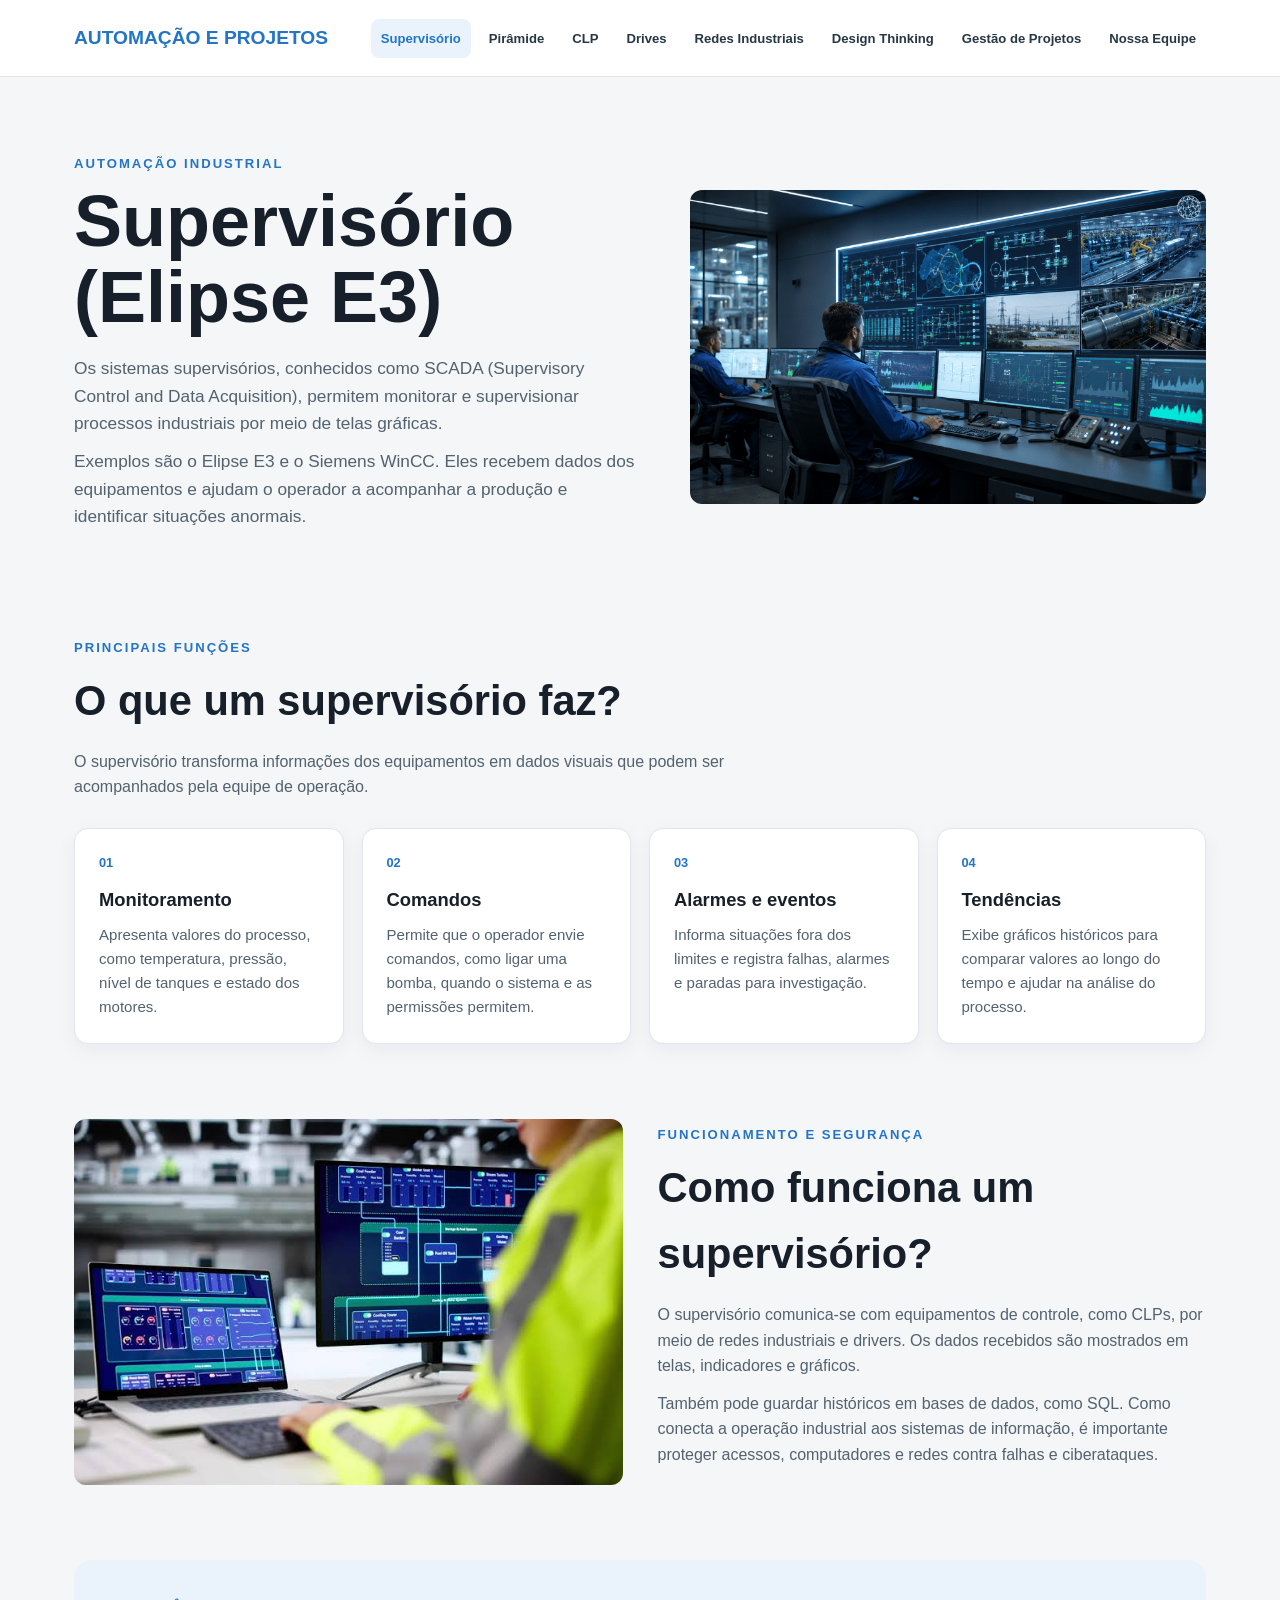
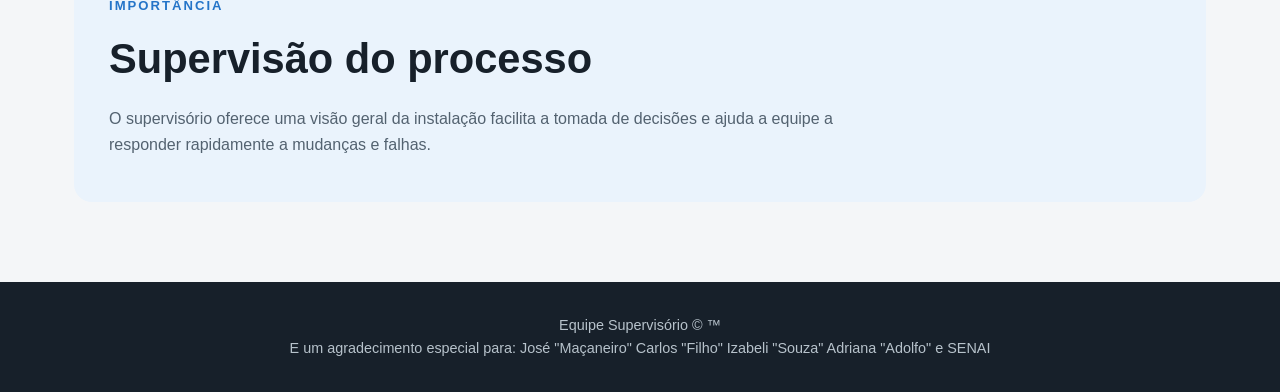
<file: index.html>
<!DOCTYPE html>
<html lang="pt-BR">
<head>
    <meta charset="UTF-8">
    <meta name="viewport" content="width=device-width, initial-scale=1.0">
    <title>Supervisório</title>
    <link rel="stylesheet" href="./css/style.css">
</head>
<body>

    <header>
        <nav>
        <p class="titulo">AUTOMAÇÃO E PROJETOS</p>
        <a class="ativa" href="./index.html">Supervisório</a>
        <a href="./html/piramide.html">Pirâmide</a>
        <a href="./html/clp.html">CLP</a>
        <a href="./html/drives.html">Drives</a>
        <a href="./html/redes.html">Redes Industriais</a>
        <a href="./html/designThinking.html">Design Thinking</a>
        <a href="./html/gestaoProjetos.html">Gestão de Projetos</a>
        <a href="./html/contato.html">Nossa Equipe</a>
    </nav>

    <details class="mobile">
        <summary>=</summary>
        <div class="menuMobile">
            <a href="./index.html">Supervisório</a>
            <a href="./html/piramide.html">Pirâmide</a>
            <a href="./html/clp.html">CLP</a>
            <a href="./html/drives.html">Drives</a>
            <a href="./html/redes.html">Redes Industriais</a>
            <a href="./html/gestaoProjetos.html">Gestão de Projetos</a> 
            <a href="./html/designThinking.html">Design Thinking</a>
            <a href="./html/contato.html">Nossa Equipe</a> 
        </div>
    </details>
    </header>

    <main>
        <div class="cima">
            <div>
                <div class="azulzinho">Automação Industrial</div>
                <h1>Supervisório (Elipse E3)</h1>
                <p>Os sistemas supervisórios, conhecidos como SCADA (Supervisory Control and Data Acquisition), permitem monitorar e supervisionar processos industriais por meio de telas gráficas.</p>
                <p>Exemplos são o Elipse E3 e o Siemens WinCC. Eles recebem dados dos equipamentos e ajudam o operador a acompanhar a produção e identificar situações anormais.</p>
            </div>
    
            <img src="./img/scada.png" alt="" class="image">
            
        </div>
    
        <section>
            <div class="secao_cima">
                <div class="azulzinho">Principais funções</div>
                <h2>O que um supervisório faz?</h2>
                <p>O supervisório transforma informações dos equipamentos em dados visuais que podem ser acompanhados pela equipe de operação.</p>
            </div>
    
            <div class="meio">
                <article class="quad">
                    <div class="numero">01</div>
                    <h3>Monitoramento</h3>
                    <p>Apresenta valores do processo, como temperatura, pressão, nível de tanques e estado dos motores.</p>
                </article>
    
                <article class="quad">
                    <div class="numero">02</div>
                    <h3>Comandos</h3>
                    <p>Permite que o operador envie comandos, como ligar uma bomba, quando o sistema e as permissões permitem.</p>
                </article>
    
                <article class="quad">
                    <div class="numero">03</div>
                    <h3>Alarmes e eventos</h3>
                    <p>Informa situações fora dos limites e registra falhas, alarmes e paradas para investigação.</p>
                </article>
    
                <article class="quad">
                    <div class="numero">04</div>
                    <h3>Tendências</h3>
                    <p>Exibe gráficos históricos para comparar valores ao longo do tempo e ajudar na análise do processo.</p>
                </article>
            </div>
        </section>
    
        <section>
            <div class="baixo">
                <img src="./img/scd.jpg" alt="" class="image">
    
                <div>
                    <div class="azulzinho">Funcionamento e segurança</div>
                    <h2>Como funciona um supervisório?</h2>
    
                    <p class="espacoP">O supervisório comunica-se com equipamentos de controle, como CLPs, por meio de redes industriais e drivers. Os dados recebidos são mostrados em telas, indicadores e gráficos.</p>
                    <p class="espacoP">Também pode guardar históricos em bases de dados, como SQL. Como conecta a operação industrial aos sistemas de informação, é importante proteger acessos, computadores e redes contra falhas e ciberataques.</p>
                </div>
            </div>
        </section>
    
        <section>
            <div class="final">
                <div class="azulzinho">Importância</div>
                <h2>Supervisão do processo</h2>
                <p>O supervisório oferece uma visão geral da instalação facilita a tomada de decisões e ajuda a equipe a responder rapidamente a mudanças e falhas.</p>
            </div>
        </section>
    </main>

    <footer>
        <p>Equipe Supervisório &copy; &trade; <br> E um agradecimento especial para: José "Maçaneiro" Carlos "Filho" Izabeli "Souza" Adriana "Adolfo" e SENAI</p>
    </footer>
</body>
</html>
</file>
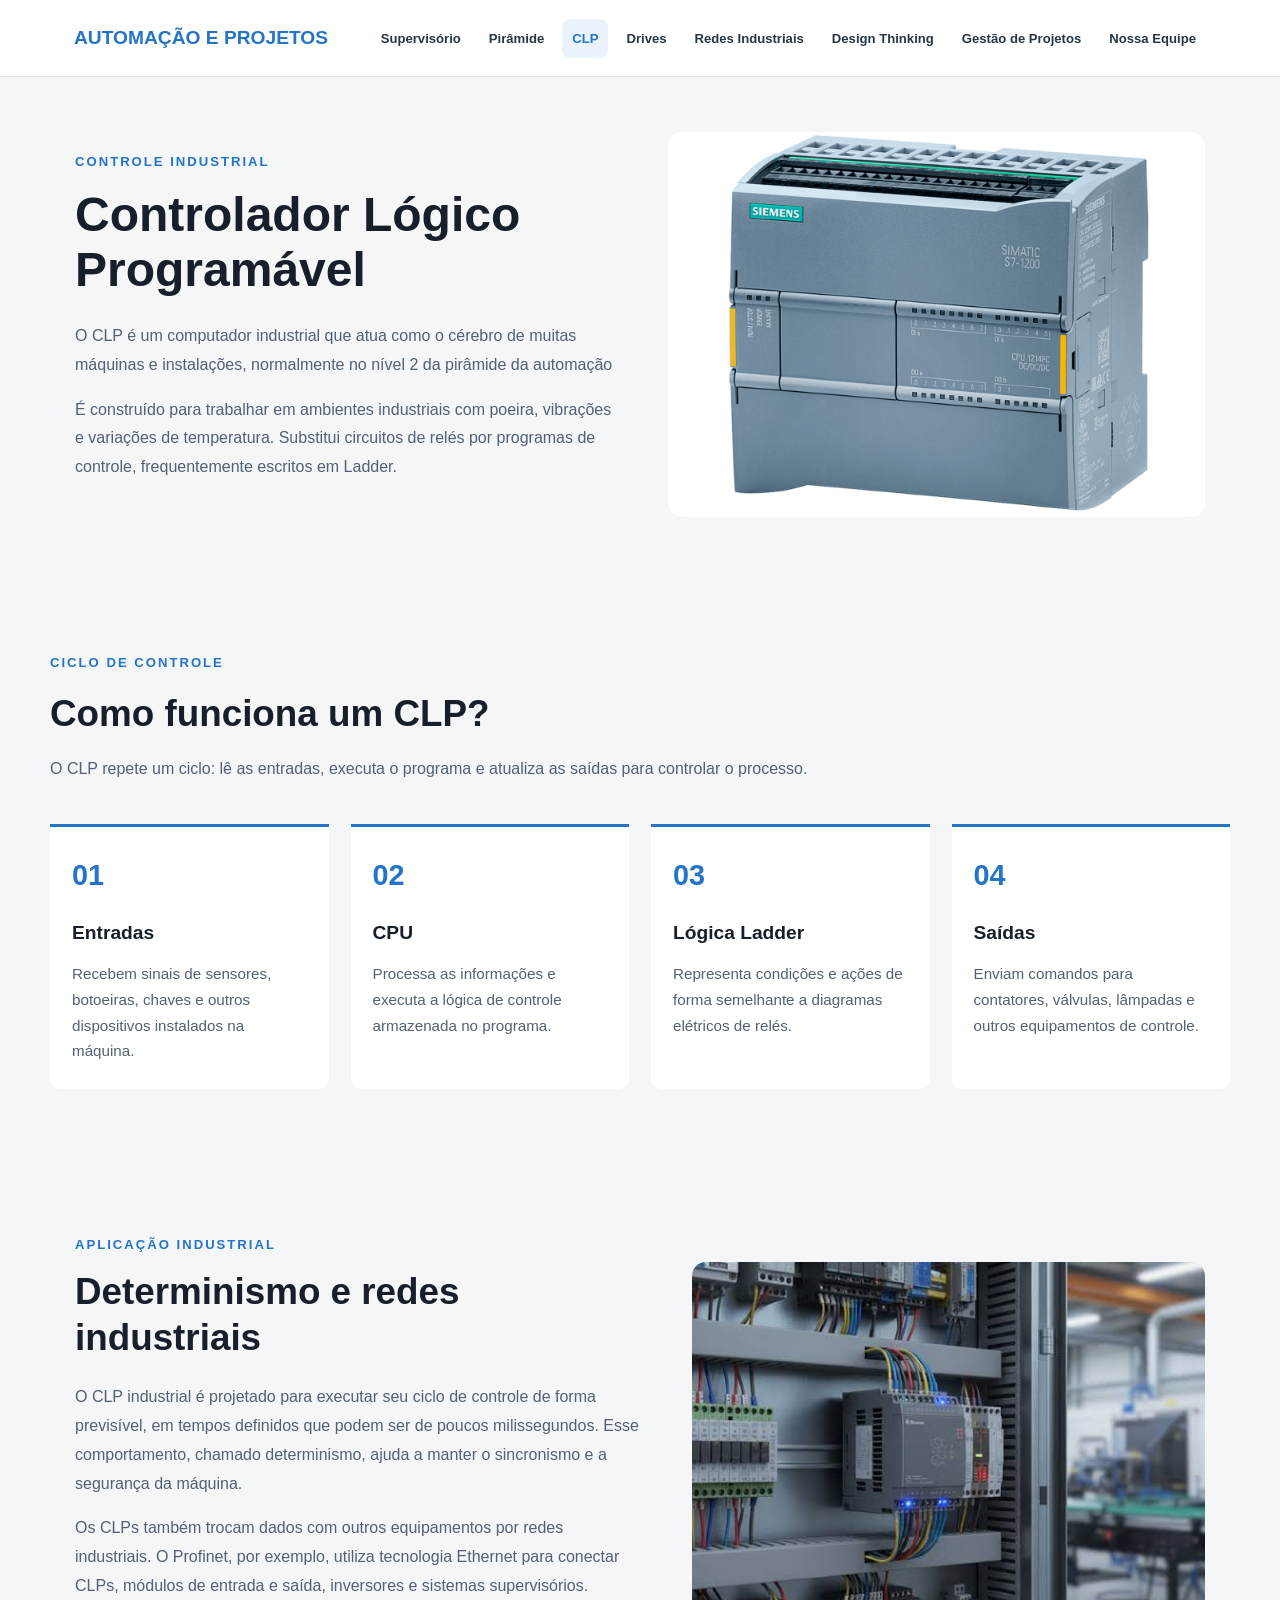
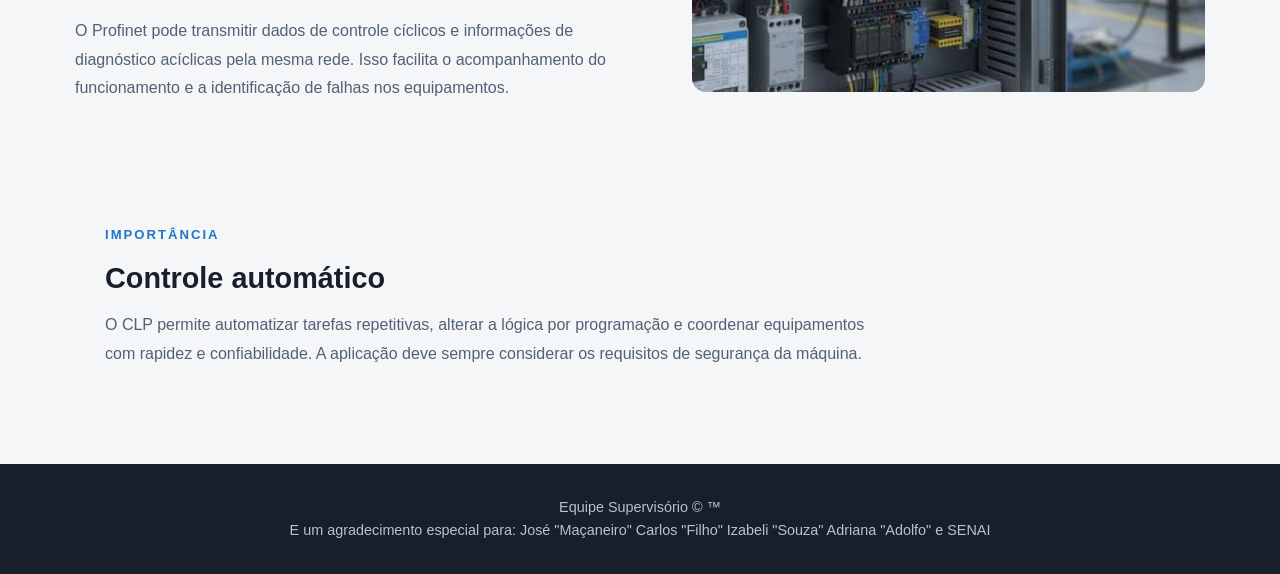
<file: html/clp.html>
<!DOCTYPE html>
<html lang="pt-BR">

<head>
    <meta charset="UTF-8">
    <meta name="viewport" content="width=device-width, initial-scale=1.0">
    <title>CLP</title>
    <link rel="stylesheet" href="../css/style.css">
</head>

<body>

    <header>
        <nav>
            <p class="titulo">AUTOMAÇÃO E PROJETOS</p>
            <a href="../index.html">Supervisório</a>
            <a href="./piramide.html">Pirâmide</a>
            <a class="ativa" href="./clp.html">CLP</a>
            <a href="./drives.html">Drives</a>
            <a href="./redes.html">Redes Industriais</a>
            <a href="./designThinking.html">Design Thinking</a> 
            <a href="./gestaoProjetos.html">Gestão de Projetos</a>
            <a href="./contato.html">Nossa Equipe</a>
        </nav>

        <details class="mobile">
            <summary>=</summary>
            <div class="menuMobile">
                <a href="../index.html">Supervisório</a>
                <a href="./piramide.html">Pirâmide</a>
                <a href="./clp.html">CLP</a>
                <a href="./drives.html">Drives</a>
                <a href="./redes.html">Redes Industriais</a>
                <a href="./gestaoProjetos.html">Gestão de Projetos</a>
                <a href="./designThinking.html">Design Thinking</a> 
                <a href="./contato.html">Nossa Equipe</a>
            </div>
        </details>
    </header>

    <section class="introCLP">
        <div class="textoIntroCLP">
            <div class="azulzinho">CONTROLE INDUSTRIAL</div>
            <h1>Controlador Lógico Programável</h1>
            <p>O CLP é um computador industrial que atua como o cérebro de muitas máquinas e instalações, normalmente no nível 2 da pirâmide da automação</p>
            <p>É construído para trabalhar em ambientes industriais com poeira, vibrações e variações de temperatura. Substitui circuitos de relés por programas de controle, frequentemente escritos em Ladder.</p>
        </div>

        
            <img class="imagemIntroCLP" src="../img/clp.png" alt="">
        
    </section>

    <section class="funcionamentoCLP">

        <div class="tituloFuncionamentoCLP">
            <div class="azulzinho">CICLO DE CONTROLE</div>
            <h2>Como funciona um CLP?</h2>
            <p>O CLP repete um ciclo: lê as entradas, executa o programa e atualiza as saídas para controlar o processo.</p>
        </div>

        <div class="etapasCLP">

            <div class="etapaCLP">
                <div class="numeroCLP">01</div>
                <h3>Entradas</h3>
                <p>Recebem sinais de sensores, botoeiras, chaves e outros dispositivos instalados na máquina.</p>
            </div>

            <div class="etapaCLP">
                <div class="numeroCLP">02</div>
                <h3>CPU</h3>
                <p>Processa as informações e executa a lógica de controle armazenada no programa.</p>
            </div>

            <div class="etapaCLP">
                <div class="numeroCLP">03</div>
                <h3>Lógica Ladder</h3>
                <p>Representa condições e ações de forma semelhante a diagramas elétricos de relés.</p>
            </div>

            <div class="etapaCLP">
                <div class="numeroCLP">04</div>
                <h3>Saídas</h3>
                <p>Enviam comandos para contatores, válvulas, lâmpadas e outros equipamentos de controle.</p>
            </div>

        </div>
    </section>

    <section class="aplicacaoCLP">

        <img  class="imagemAplicacaoCLP" src="../img/clpInt.jpg" alt="">

        <div class="textoAplicacaoCLP">
            <div class="azulzinho">APLICAÇÃO INDUSTRIAL</div>
            <h2>Determinismo e redes industriais</h2>

            <p>O CLP industrial é projetado para executar seu ciclo de controle de forma previsível, em tempos definidos que podem ser de poucos milissegundos. Esse comportamento, chamado determinismo, ajuda a manter o sincronismo e a segurança da máquina.</p>
            <p>Os CLPs também trocam dados com outros equipamentos por redes industriais. O Profinet, por exemplo, utiliza tecnologia Ethernet para conectar CLPs, módulos de entrada e saída, inversores e sistemas supervisórios.</p>
            <p>O Profinet pode transmitir dados de controle cíclicos e informações de diagnóstico acíclicas pela mesma rede. Isso facilita o acompanhamento do funcionamento e a identificação de falhas nos equipamentos.</p>
        </div>

    </section>

    <section class="importanciaCLP">
        <div>
            <div class="azulzinho">IMPORTÂNCIA</div>
            <h2>Controle automático</h2>
            <p>O CLP permite automatizar tarefas repetitivas, alterar a lógica por programação e coordenar equipamentos com rapidez e confiabilidade. A aplicação deve sempre considerar os requisitos de segurança da máquina.</p>
        </div>
    </section>

    <footer>
        <p>Equipe Supervisório &copy; &trade; <br> E um agradecimento especial para: José "Maçaneiro" Carlos "Filho" Izabeli "Souza" Adriana "Adolfo" e SENAI</p>
    </footer>

</body>

</html>
</file>
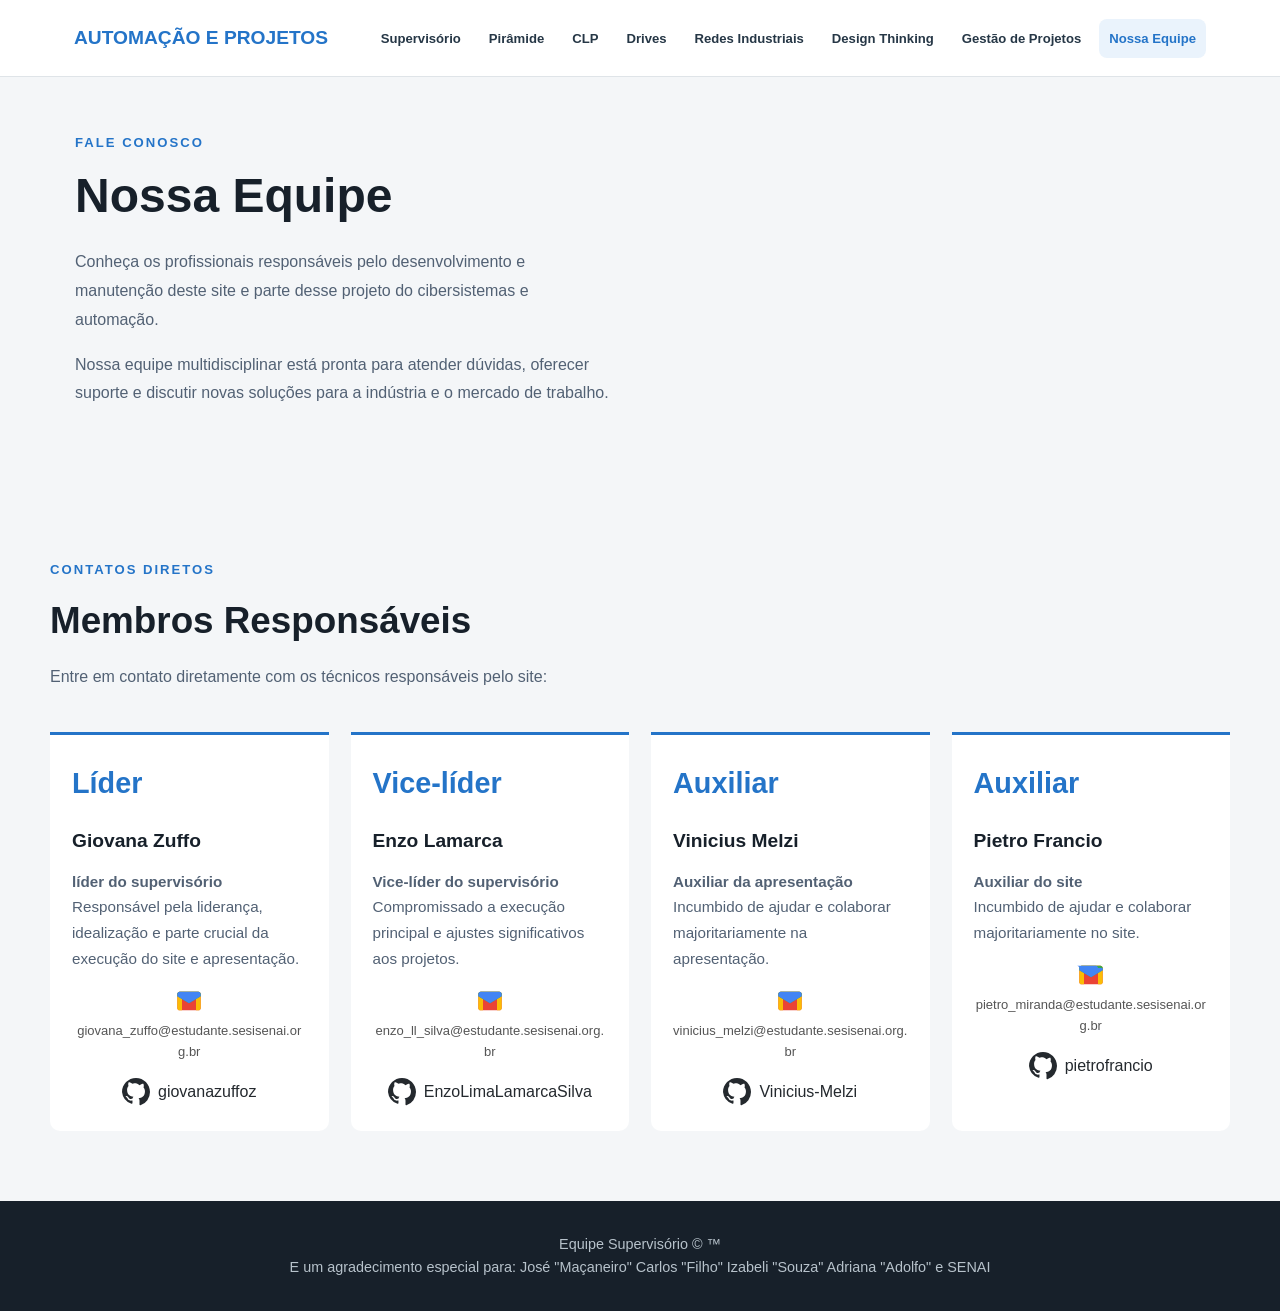
<file: html/contato.html>
<!DOCTYPE html>
<html lang="pt-BR">


<head>
    <meta charset="UTF-8">
    <meta name="viewport" content="width=device-width, initial-scale=1.0">
    <title>Contatos da Equipe</title>
    <link rel="stylesheet" href="../css/style.css">
   
</head>


<body>


    <header>
        <nav>
            <p class="titulo">AUTOMAÇÃO E PROJETOS</p>
            <a href="../index.html">Supervisório</a>
            <a href="./piramide.html">Pirâmide</a>
            <a href="./clp.html">CLP</a>
            <a href="./drives.html">Drives</a>
            <a href="./redes.html">Redes Industriais</a>
            <a href="./designThinking.html">Design Thinking</a>
            <a href="./gestaoProjetos.html">Gestão de Projetos</a>
            <a class="ativa" href="./contato.html">Nossa Equipe</a>
        </nav>


        <details class="mobile">
            <summary>=</summary>
            <div class="menuMobile">
                <a href="../index.html">Supervisório</a>
                <a href="./piramide.html">Pirâmide</a>
                <a href="./clp.html">CLP</a>
                <a href="./drives.html">Drives</a>
                <a href="./redes.html">Redes Industriais</a>
                <a href="./gestaoProjetos.html">Gestão de Projetos</a>
                <a href="./designThinking.html">Design Thinking</a>
                <a class="ativa" href="./contato.html">Nossa Equipe</a>
            </div>
        </details>
    </header>


    <section class="introCLP">
        <div class="textoIntroCLP">
            <div class="azulzinho">FALE CONOSCO</div>
            <h1>Nossa Equipe</h1>
            <p>Conheça os profissionais responsáveis pelo desenvolvimento e manutenção deste site e parte desse projeto do cibersistemas e automação.</p>
            <p>Nossa equipe multidisciplinar está pronta para atender dúvidas, oferecer suporte e discutir novas soluções para a indústria e o mercado de trabalho.</p>
        </div>
    </section>


    <section class="funcionamentoCLP">


        <div class="tituloFuncionamentoCLP">
            <div class="azulzinho">CONTATOS DIRETOS</div>
            <h2>Membros Responsáveis</h2>
            <p>Entre em contato diretamente com os técnicos responsáveis pelo site:</p>
        </div>


        <div class="etapasCLP">


            <div class="etapaCLP">
                <div class="numeroCLP">Líder</div>
                <h3>Giovana Zuffo</h3>
                <p><strong>líder do supervisório</strong><br>
                Responsável pela liderança, idealização e parte crucial da execução do site e apresentação.</p>
               
                <a class="contatoItem gmailLink" aria-label="E-mail da Giovana">
                    <svg class="gmailIcon" viewBox="0 0 24 24">
                        <path fill="#EA4335" d="M20 4H4c-1.1 0-2 .9-2 2v12c0 1.1.9 2 2 2h16c1.1 0 2-.9 2-2V6c0-1.1-.9-2-2-2z"/>
                        <path fill="#FBBC05" d="M22 6v12c0 1.1-.9 2-2 2h-2V8l-6 4-6-4v12H4c-1.1 0-2-.9-2-2V6c0-1.1.9-2 2-2h16c1.1 0 2 .9 2 2z"/>
                        <path fill="#34A853" d="M2 6v2l10 6 10-6V6c0-1.1-.9-2-2-2H4c-1.1 0-2 .9-2 2z"/>
                        <path fill="#4285F4" d="M22 6v2l-10 6L2 8V6c0-1.1.9-2 2-2h16c1.1 0 2 .9 2 2z"/>
                    </svg>
                    <span>giovana_zuffo@estudante.sesisenai.org.br</span>
                </a>


                <div class="sociaisContainer">
                    <a href="https://github.com/giovanazuffoz" target="_blank" class="githubLink" style="display: inline-flex; align-items: center; gap: 8px; text-decoration: none; color: #24292e; font-weight: 500;" aria-label="GitHub da Giovana">
                        <svg class="githubIcon" viewBox="0 0 16 16" version="1.1" aria-hidden="true" style="width: 28px; height: 28px;">
                            <path d="M8 0c4.42 0 8 3.58 8 8a8.013 8.013 0 0 1-5.45 7.59c-.4.08-.55-.17-.55-.38 0-.27.01-1.13.01-2.2 0-.75-.25-1.23-.54-1.48 1.78-.2 3.65-.88 3.65-3.95 0-.88-.31-1.59-.82-2.15.08-.2.36-1.02-.08-2.12 0 0-.67-.22-2.2.82A7.48 7.48 0 0 0 8 3c-.68 0-1.36.09-2 .27-1.53-1.03-2.2-.82-2.2-.82-.44 1.1-.16 1.92-.08 2.12-.51.56-.82 1.28-.82 2.15 0 3.06 1.86 3.75 3.64 3.95-.23.2-.44.55-.51 1.07-.46.21-1.61.55-2.33-.66-.15-.24-.6-.83-1.23-.82-.67.01-.27.38.01.53.34.19.73.9.82 1.13.16.45.68 1.31 2.69.94 0 .67.01 1.3.01 1.49 0 .21-.15.45-.55.38A7.995 7.995 0 0 1 0 8c0-4.42 3.58-8 8-8Z"></path>
                        </svg>
                        <span>giovanazuffoz</span>
                    </a>
                </div>
            </div>


            <div class="etapaCLP">
                <div class="numeroCLP">Vice-líder</div>
                <h3>Enzo Lamarca</h3>
                <p><strong>Vice-líder do supervisório</strong><br>
                Compromissado a execução principal e ajustes significativos aos projetos.</p>
               
                <a class="contatoItem gmailLink" aria-label="E-mail do Enzo">
                    <svg class="gmailIcon" viewBox="0 0 24 24">
                        <path fill="#EA4335" d="M20 4H4c-1.1 0-2 .9-2 2v12c0 1.1.9 2 2 2h16c1.1 0 2-.9 2-2V6c0-1.1-.9-2-2-2z"/>
                        <path fill="#FBBC05" d="M22 6v12c0 1.1-.9 2-2 2h-2V8l-6 4-6-4v12H4c-1.1 0-2-.9-2-2V6c0-1.1.9-2 2-2h16c1.1 0 2 .9 2 2z"/>
                        <path fill="#34A853" d="M2 6v2l10 6 10-6V6c0-1.1-.9-2-2-2H4c-1.1 0-2 .9-2 2z"/>
                        <path fill="#4285F4" d="M22 6v2l-10 6L2 8V6c0-1.1.9-2 2-2h16c1.1 0 2 .9 2 2z"/>
                    </svg>
                    <span>enzo_ll_silva@estudante.sesisenai.org.br</span>
                </a>


                <div class="sociaisContainer">
                    <a href="https://github.com/EnzoLimaLamarcaSilva" target="_blank" class="githubLink" style="display: inline-flex; align-items: center; gap: 8px; text-decoration: none; color: #24292e; font-weight: 500;" aria-label="GitHub do Enzo">
                        <svg class="githubIcon" viewBox="0 0 16 16" version="1.1" aria-hidden="true" style="width: 28px; height: 28px;">
                            <path d="M8 0c4.42 0 8 3.58 8 8a8.013 8.013 0 0 1-5.45 7.59c-.4.08-.55-.17-.55-.38 0-.27.01-1.13.01-2.2 0-.75-.25-1.23-.54-1.48 1.78-.2 3.65-.88 3.65-3.95 0-.88-.31-1.59-.82-2.15.08-.2.36-1.02-.08-2.12 0 0-.67-.22-2.2.82A7.48 7.48 0 0 0 8 3c-.68 0-1.36.09-2 .27-1.53-1.03-2.2-.82-2.2-.82-.44 1.1-.16 1.92-.08 2.12-.51.56-.82 1.28-.82 2.15 0 3.06 1.86 3.75 3.64 3.95-.23.2-.44.55-.51 1.07-.46.21-1.61.55-2.33-.66-.15-.24-.6-.83-1.23-.82-.67.01-.27.38.01.53.34.19.73.9.82 1.13.16.45.68 1.31 2.69.94 0 .67.01 1.3.01 1.49 0 .21-.15.45-.55.38A7.995 7.995 0 0 1 0 8c0-4.42 3.58-8 8-8Z"></path>
                        </svg>
                        <span>EnzoLimaLamarcaSilva</span>
                    </a>
                </div>
            </div>


            <div class="etapaCLP">
                <div class="numeroCLP">Auxiliar</div>
                <h3>Vinicius Melzi</h3>
                <p><strong>Auxiliar da apresentação</strong><br>
                Incumbido de ajudar e colaborar majoritariamente na apresentação.</p>
               
                <a class="contatoItem gmailLink" aria-label="E-mail do Vinicius">
                    <svg class="gmailIcon" viewBox="0 0 24 24">
                        <path fill="#EA4335" d="M20 4H4c-1.1 0-2 .9-2 2v12c0 1.1.9 2 2 2h16c1.1 0 2-.9 2-2V6c0-1.1-.9-2-2-2z"/>
                        <path fill="#FBBC05" d="M22 6v12c0 1.1-.9 2-2 2h-2V8l-6 4-6-4v12H4c-1.1 0-2-.9-2-2V6c0-1.1.9-2 2-2h16c1.1 0 2 .9 2 2z"/>
                        <path fill="#34A853" d="M2 6v2l10 6 10-6V6c0-1.1-.9-2-2-2H4c-1.1 0-2 .9-2 2z"/>
                        <path fill="#4285F4" d="M22 6v2l-10 6L2 8V6c0-1.1.9-2 2-2h16c1.1 0 2 .9 2 2z"/>
                    </svg>
                    <span>vinicius_melzi@estudante.sesisenai.org.br</span>
                </a>


                <div class="sociaisContainer">
                    <a href="https://github.com/Vinicius-Melzi" target="_blank" class="githubLink" style="display: inline-flex; align-items: center; gap: 8px; text-decoration: none; color: #24292e; font-weight: 500;" aria-label="GitHub do Vinicius">
                        <svg class="githubIcon" viewBox="0 0 16 16" version="1.1" aria-hidden="true" style="width: 28px; height: 28px;">
                            <path d="M8 0c4.42 0 8 3.58 8 8a8.013 8.013 0 0 1-5.45 7.59c-.4.08-.55-.17-.55-.38 0-.27.01-1.13.01-2.2 0-.75-.25-1.23-.54-1.48 1.78-.2 3.65-.88 3.65-3.95 0-.88-.31-1.59-.82-2.15.08-.2.36-1.02-.08-2.12 0 0-.67-.22-2.2.82A7.48 7.48 0 0 0 8 3c-.68 0-1.36.09-2 .27-1.53-1.03-2.2-.82-2.2-.82-.44 1.1-.16 1.92-.08 2.12-.51.56-.82 1.28-.82 2.15 0 3.06 1.86 3.75 3.64 3.95-.23.2-.44.55-.51 1.07-.46.21-1.61.55-2.33-.66-.15-.24-.6-.83-1.23-.82-.67.01-.27.38.01.53.34.19.73.9.82 1.13.16.45.68 1.31 2.69.94 0 .67.01 1.3.01 1.49 0 .21-.15.45-.55.38A7.995 7.995 0 0 1 0 8c0-4.42 3.58-8 8-8Z"></path>
                        </svg>
                        <span>Vinicius-Melzi</span>
                    </a>
                </div>
            </div>


            <div class="etapaCLP">
                <div class="numeroCLP">Auxiliar</div>
                <h3>Pietro Francio</h3>
                <p><strong>Auxiliar do site</strong><br>
                Incumbido de ajudar e colaborar majoritariamente no site.</p>
               
                <a class="contatoItem gmailLink" aria-label="E-mail do Pietro">
                    <svg class="gmailIcon" viewBox="0 0 24 24">
                        <path fill="#EA4335" d="M20 4H4c-1.1 0-2 .9-2 2v12c0 1.1.9 2 2 2h16c1.1 0 2-.9 2-2V6c0-1.1-.9-2-2-2z"/>
                        <path fill="#FBBC05" d="M22 6v12c0 1.1-.9 2-2 2h-2V8l-6 4-6-4v12H4c-1.1 0-2-.9-2-2V6c0-1.1.9-2 2-2h16c1.1 0 2 .9 2 2z"/>
                        <path fill="#34A853" d="M2 6v2l10 6 10-6V6c0-1.1-.9-2-2-2H4c-1.1 0-2 .9-2 2z"/>
                        <path fill="#4285F4" d="M22 6v2l-10 6L2 8V6c0-1.1-.9-2-2-2h16c1.1 0 2 .9 2 2z"/>
                    </svg>
                    <span>pietro_miranda@estudante.sesisenai.org.br</span>
                </a>


                <div class="sociaisContainer">
                    <a href="https://github.com/pietrofrancio" target="_blank" class="githubLink" style="display: inline-flex; align-items: center; gap: 8px; text-decoration: none; color: #24292e; font-weight: 500;" aria-label="GitHub do Pietro">
                        <svg class="githubIcon" viewBox="0 0 16 16" version="1.1" aria-hidden="true" style="width: 28px; height: 28px;">
                            <path d="M8 0c4.42 0 8 3.58 8 8a8.013 8.013 0 0 1-5.45 7.59c-.4.08-.55-.17-.55-.38 0-.27.01-1.13.01-2.2 0-.75-.25-1.23-.54-1.48 1.78-.2 3.65-.88 3.65-3.95 0-.88-.31-1.59-.82-2.15.08-.2.36-1.02-.08-2.12 0 0-.67-.22-2.2.82A7.48 7.48 0 0 0 8 3c-.68 0-1.36.09-2 .27-1.53-1.03-2.2-.82-2.2-.82-.44 1.1-.16 1.92-.08 2.12-.51.56-.82 1.28-.82 2.15 0 3.06 1.86 3.75 3.64 3.95-.23.2-.44.55-.51 1.07-.46.21-1.61.55-2.33-.66-.15-.24-.6-.83-1.23-.82-.67.01-.27.38.01.53.34.19.73.9.82 1.13.16.45.68 1.31 2.69.94 0 .67.01 1.3.01 1.49 0 .21-.15.45-.55.38A7.995 7.995 0 0 1 0 8c0-4.42 3.58-8 8-8Z"></path>
                        </svg>
                        <span>pietrofrancio</span>
                    </a>
                </div>
            </div>


        </div>


    </section>


    <footer>
        <p>Equipe Supervisório &copy; &trade; <br> E um agradecimento especial para: José "Maçaneiro" Carlos "Filho" Izabeli "Souza" Adriana "Adolfo" e SENAI</p>
    </footer>


</body>


</html>
</file>
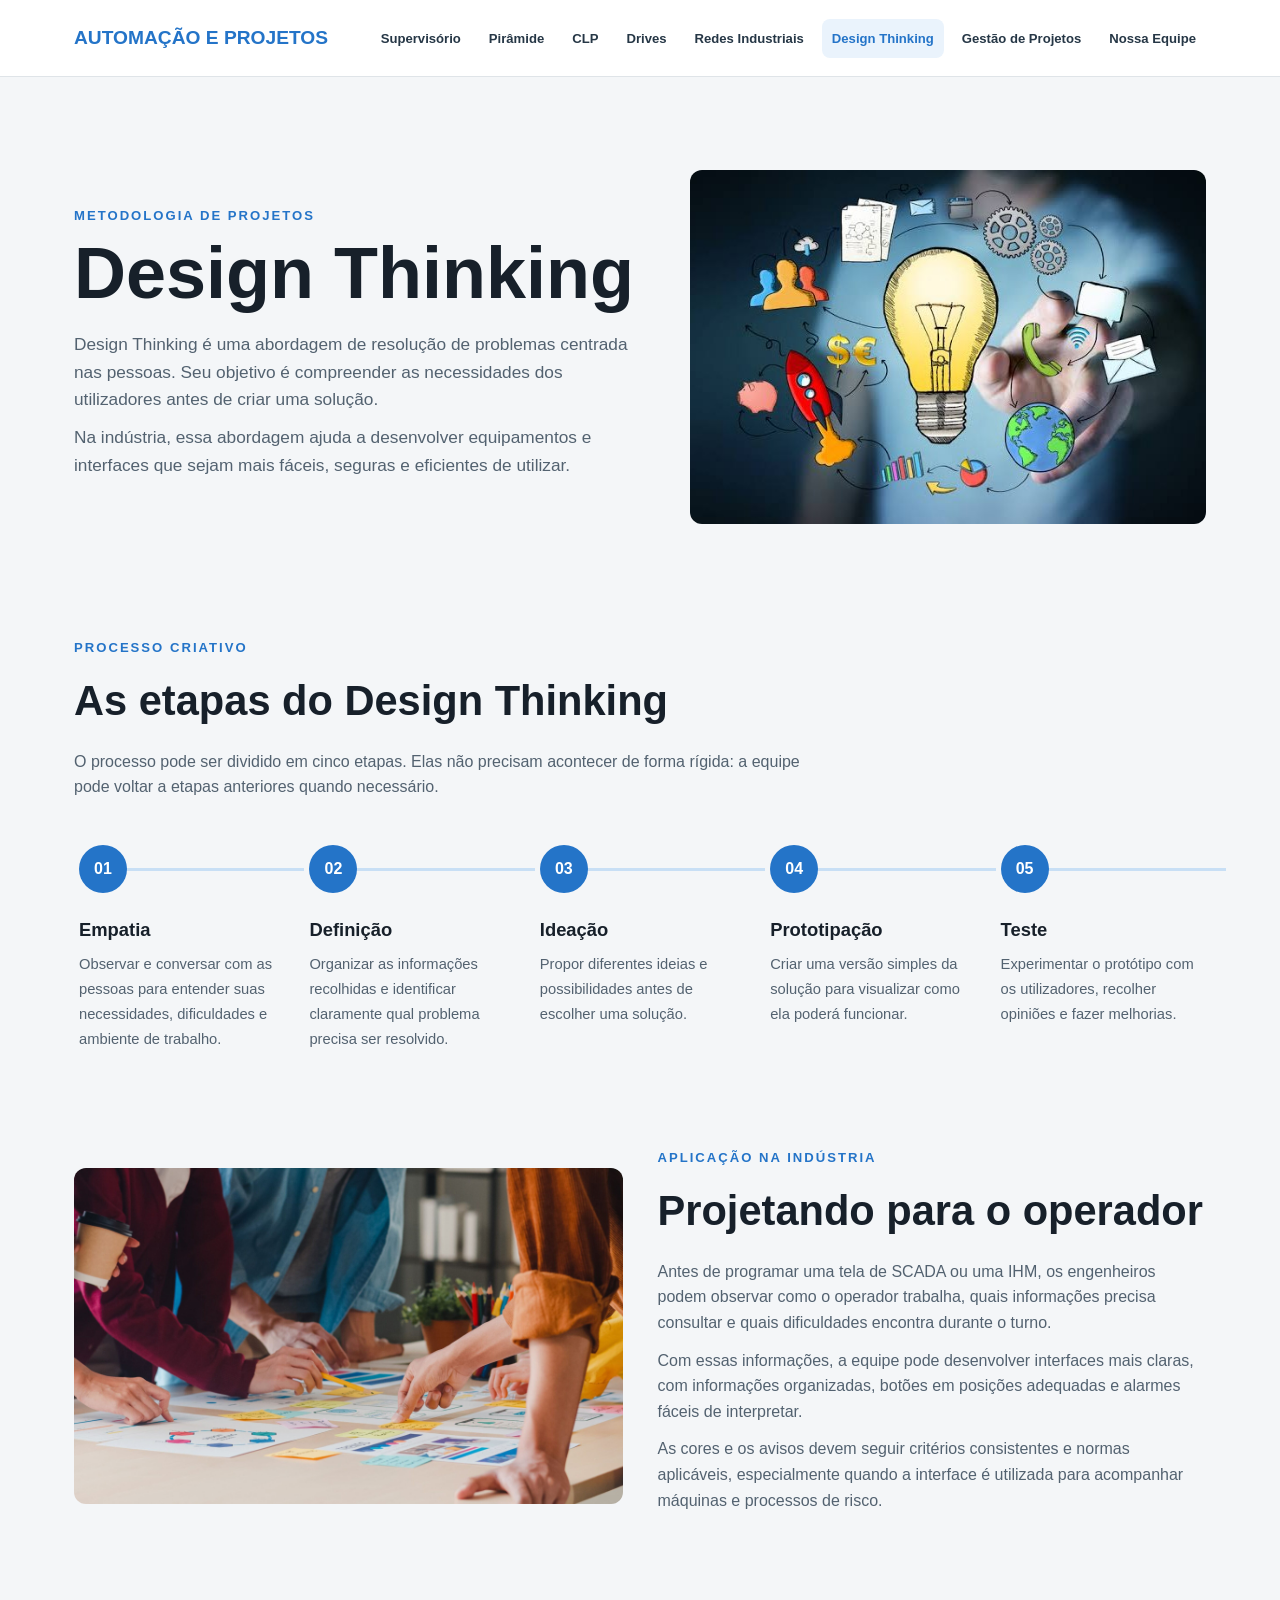
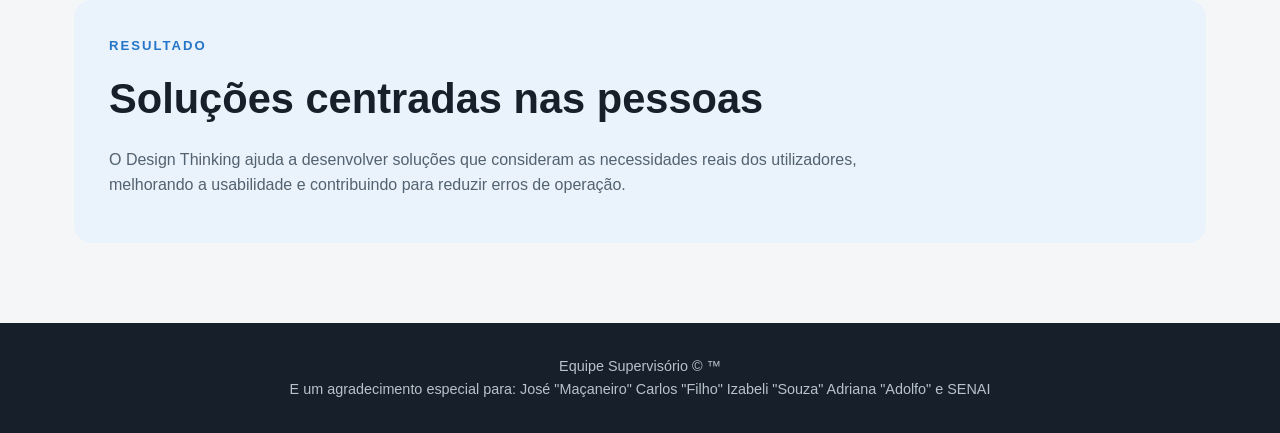
<file: html/designThinking.html>
<!DOCTYPE html>
<html lang="pt-BR">

<head>
    <meta charset="UTF-8">
    <meta name="viewport" content="width=device-width, initial-scale=1.0">
    <title>Design Thinking</title>
    <link rel="stylesheet" href="../css/style.css">
</head>

<body>

    <header>
        <nav>
            <p class="titulo">AUTOMAÇÃO E PROJETOS</p>
            <a href="../index.html">Supervisório</a>
            <a href="./piramide.html">Pirâmide</a>
            <a href="./clp.html">CLP</a>
            <a href="./drives.html">Drives</a>
            <a href="./redes.html">Redes Industriais</a>
            <a class="ativa" href="./designThinking.html">Design Thinking</a>
            <a href="./gestaoProjetos.html">Gestão de Projetos</a>
            <a href="./contato.html">Nossa Equipe</a>
        </nav>

        <details class="mobile">
            <summary>=</summary>
            <div class="menuMobile">
                <a href="../index.html">Supervisório</a>
                <a href="./piramide.html">Pirâmide</a>
                <a href="./clp.html">CLP</a>
                <a href="./drives.html">Drives</a>
                <a href="./redes.html">Redes Industriais</a>
                <a href="./gestaoProjetos.html">Gestão de Projetos</a>
                <a href="./designThinking.html">Design Thinking</a>
                <a href="./contato.html">Nossa Equipe</a>
            </div>
        </details>
    </header>

    <main>
        <div class="cima">
            <div>
                <div class="azulzinho">Metodologia de Projetos</div>
                <h1>Design Thinking</h1>
                <p>Design Thinking é uma abordagem de resolução de problemas centrada nas pessoas. Seu objetivo é compreender as necessidades dos utilizadores antes de criar uma solução.</p>
                <p>Na indústria, essa abordagem ajuda a desenvolver equipamentos e interfaces que sejam mais fáceis, seguras e eficientes de utilizar.</p>
            </div>

            <img src="../img/deg.jpg" alt="" class="image">
            <!--  -->
        </div>

        <section>
            <div class="secao_cima">
                <div class="azulzinho">Processo criativo</div>
                <h2>As etapas do Design Thinking</h2>
                <p>O processo pode ser dividido em cinco etapas. Elas não precisam acontecer de forma rígida: a equipe pode voltar a etapas anteriores quando necessário.</p>
            </div>

            <div class="etapas">

                <article class="etapaDesign">
                    <div class="numeroEtapa">01</div>
                    <div class="linhaEtapa"></div>
                    <h3>Empatia</h3>
                    <p>Observar e conversar com as pessoas para entender suas necessidades, dificuldades e ambiente de trabalho.</p>
                </article>

                <article class="etapaDesign">
                    <div class="numeroEtapa">02</div>
                    <div class="linhaEtapa"></div>
                    <h3>Definição</h3>
                    <p>Organizar as informações recolhidas e identificar claramente qual problema precisa ser resolvido.</p>
                </article>

                <article class="etapaDesign">
                    <div class="numeroEtapa">03</div>
                    <div class="linhaEtapa"></div>
                    <h3>Ideação</h3>
                    <p>Propor diferentes ideias e possibilidades antes de escolher uma solução.</p>
                </article>

                <article class="etapaDesign">
                    <div class="numeroEtapa">04</div>
                    <div class="linhaEtapa"></div>
                    <h3>Prototipação</h3>
                    <p>Criar uma versão simples da solução para visualizar como ela poderá funcionar.</p>
                </article>

                <article class="etapaDesign">
                    <div class="numeroEtapa">05</div>
                    <div class="linhaEtapa"></div>
                    <h3>Teste</h3>
                    <p>Experimentar o protótipo com os utilizadores, recolher opiniões e fazer melhorias.</p>
                </article>

            </div>

        </section>

        <section>
            <div class="baixo">
                <img src="../img/desing.jpg" alt="" class="image">
                <!--  -->

                <div>
                    <div class="azulzinho">Aplicação na indústria</div>
                    <h2>Projetando para o operador</h2>
                    <p class="espacoP">Antes de programar uma tela de SCADA ou uma IHM, os engenheiros podem observar como o operador trabalha, quais informações precisa consultar e quais dificuldades encontra durante o turno.</p>
                    <p class="espacoP">Com essas informações, a equipe pode desenvolver interfaces mais claras, com informações organizadas, botões em posições adequadas e alarmes fáceis de interpretar.</p>
                    <p class="espacoP">As cores e os avisos devem seguir critérios consistentes e normas aplicáveis, especialmente quando a interface é utilizada para acompanhar máquinas e processos de risco.</p>
                </div>
            </div>
        </section>

        <section>
            <div class="final">
                <div class="azulzinho">Resultado</div>
                <h2>Soluções centradas nas pessoas</h2>
                <p>O Design Thinking ajuda a desenvolver soluções que consideram as necessidades reais dos utilizadores, melhorando a usabilidade e contribuindo para reduzir erros de operação.</p>
            </div>
        </section>
    </main>

    <footer>
        <p>Equipe Supervisório &copy; &trade; <br> E um agradecimento especial para: José "Maçaneiro" Carlos "Filho" Izabeli "Souza" Adriana "Adolfo" e SENAI</p>
    </footer>   

</body>

</html>
</file>
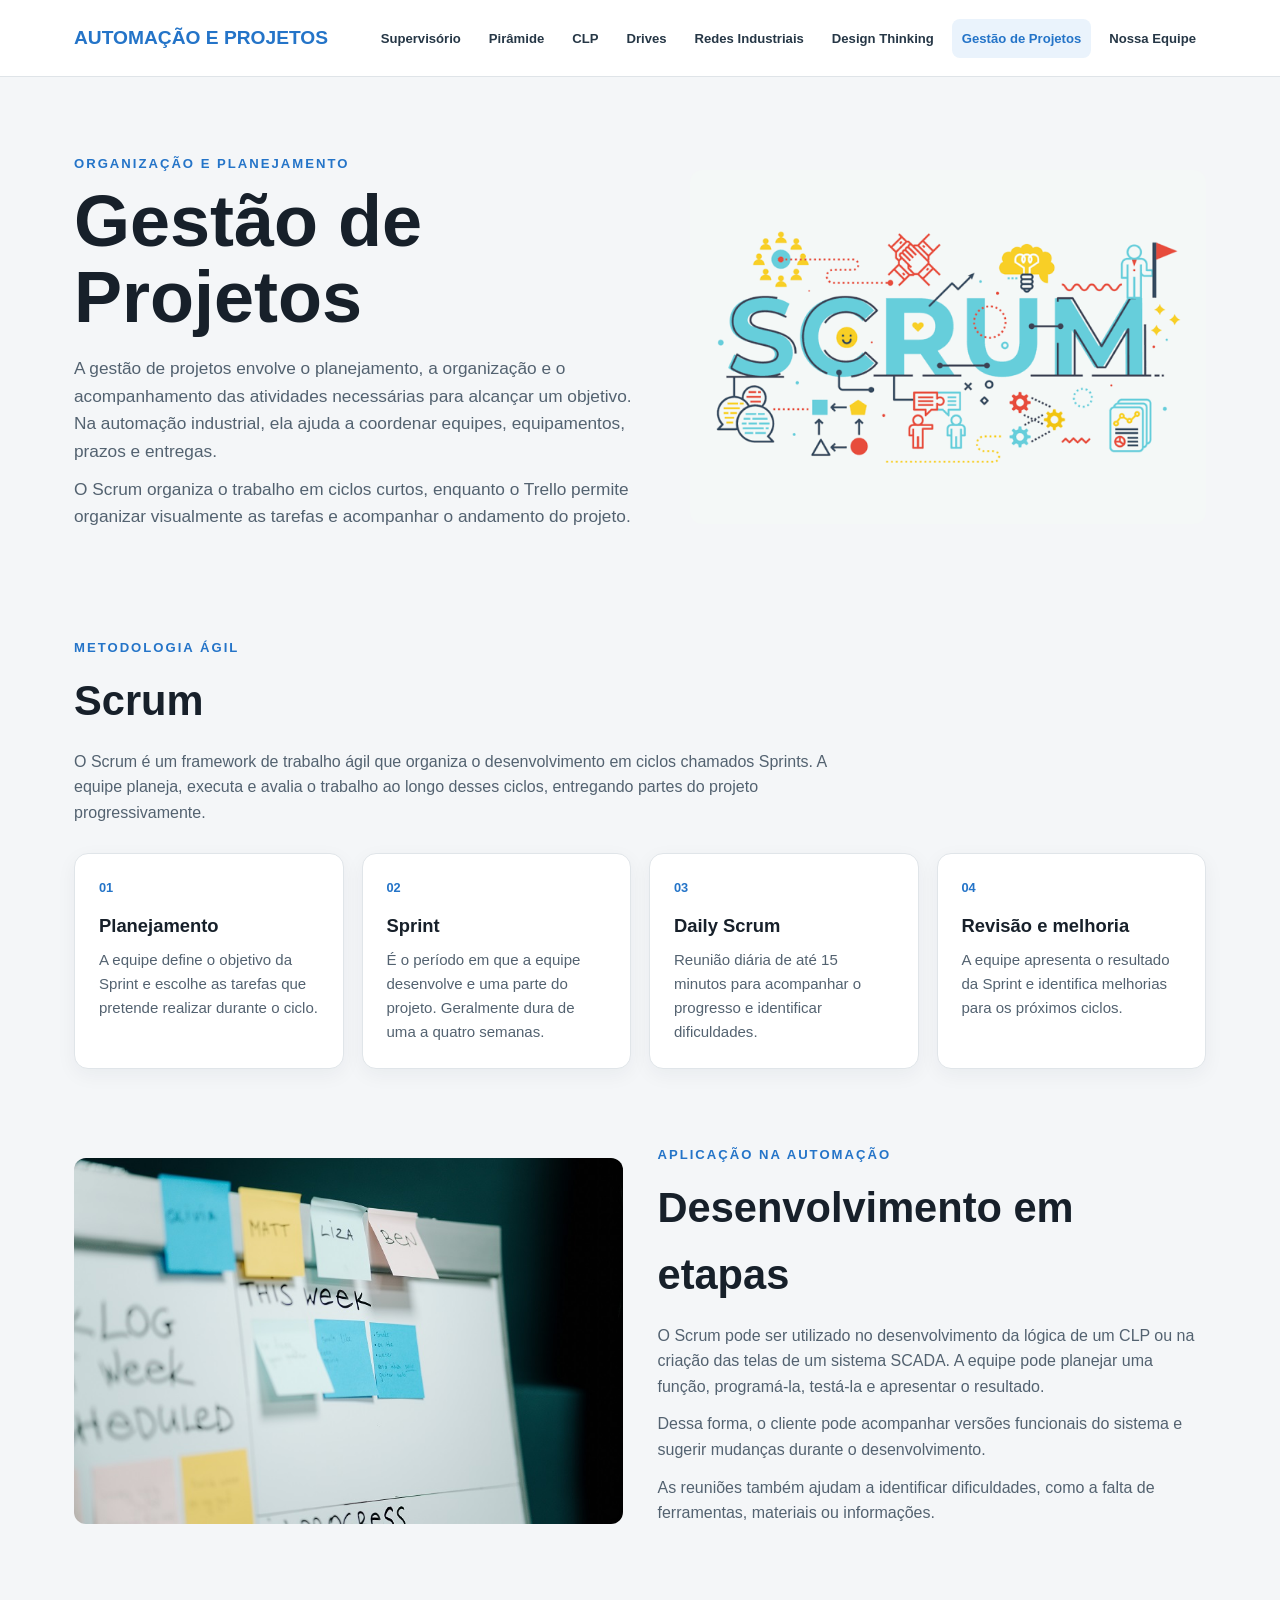
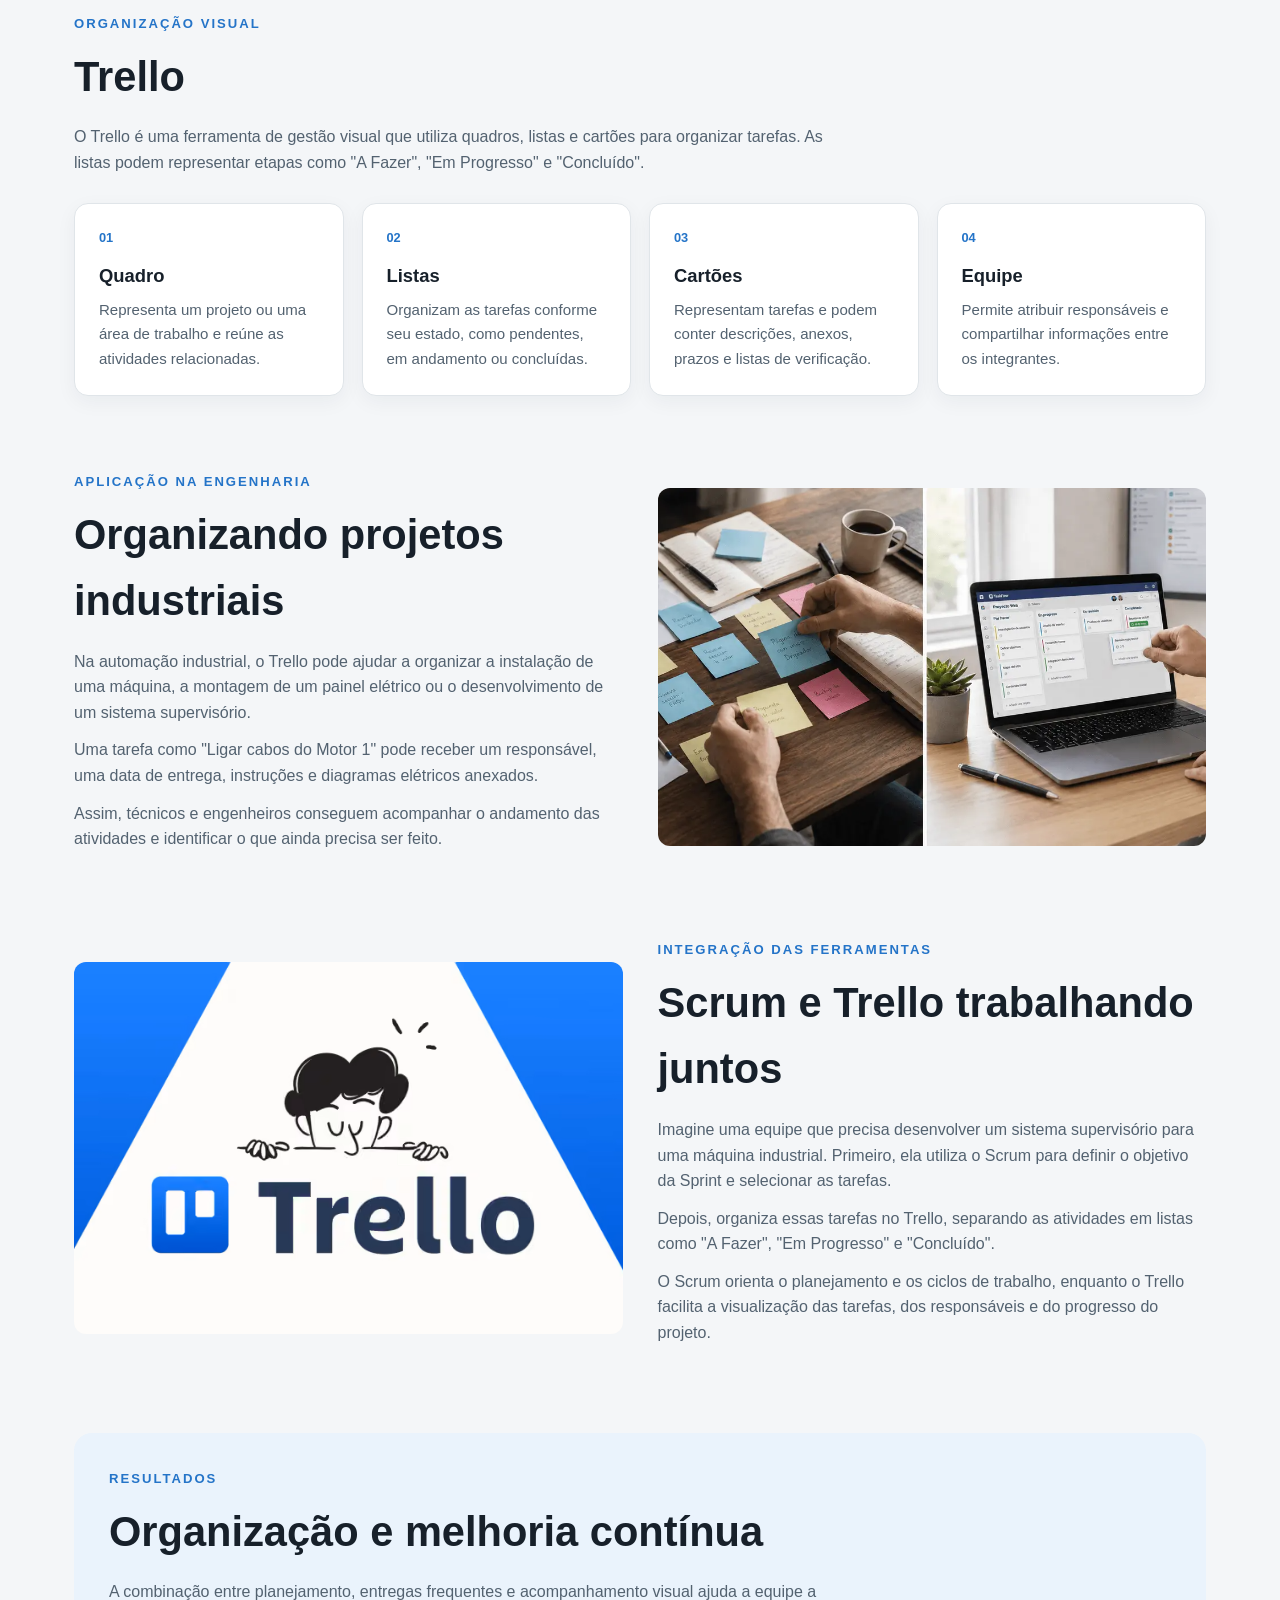
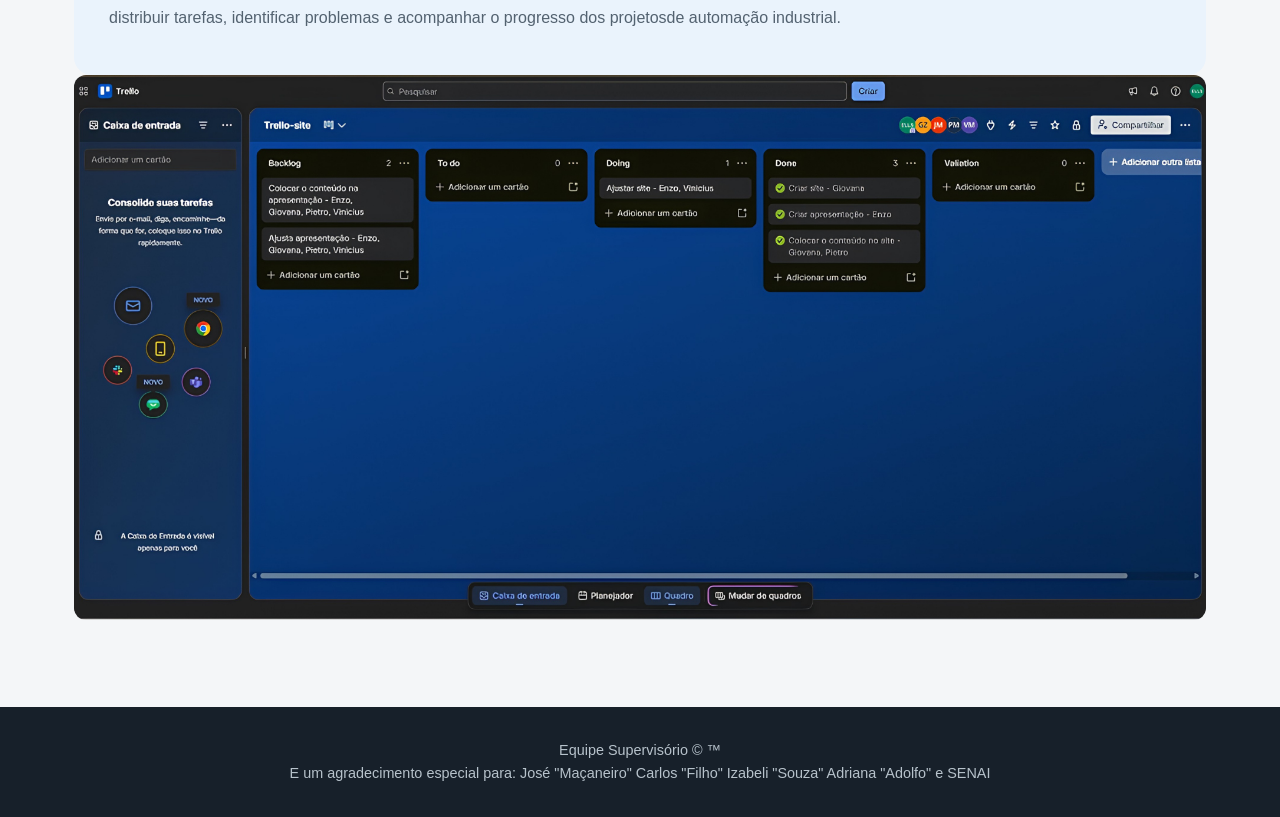
<file: html/gestaoProjetos.html>
<!DOCTYPE html>
<html lang="pt-BR">

<head>
    <meta charset="UTF-8">
    <meta name="viewport" content="width=device-width, initial-scale=1.0">
    <title>Gestão de Projetos</title>
    <link rel="stylesheet" href="../css/style.css">

</head>

<body>

    <header>
        <nav>
            <p class="titulo">AUTOMAÇÃO E PROJETOS</p>
            <a href="../index.html">Supervisório</a>
            <a href="./piramide.html">Pirâmide</a>
            <a href="./clp.html">CLP</a>
            <a href="./drives.html">Drives</a>
            <a href="./redes.html">Redes Industriais</a>
            <a href="./designThinking.html">Design Thinking</a>
            <a class="ativa" href="./gestaoProjetos.html">Gestão de Projetos</a>
            <a href="./contato.html">Nossa Equipe</a>
        </nav>

        <details class="mobile">
            <summary>=</summary>
            <div class="menuMobile">
                <a href="../index.html">Supervisório</a>
                <a href="./piramide.html">Pirâmide</a>
                <a href="./clp.html">CLP</a>
                <a href="./drives.html">Drives</a>
                <a href="./redes.html">Redes Industriais</a>
                <a href="./gestaoProjetos.html">Gestão de Projetos</a>
                <a href="./designThinking.html">Design Thinking</a>
                <a href="./contato.html">Nossa Equipe</a>
            </div>
        </details>
    </header>

    <main>

        <div class="cima">
            <div>
                <div class="azulzinho">ORGANIZAÇÃO E PLANEJAMENTO</div>
                <h1>Gestão de Projetos</h1>
                <p>A gestão de projetos envolve o planejamento, a organização e o acompanhamento das atividades necessárias para alcançar um objetivo. Na automação industrial, ela ajuda a coordenar equipes, equipamentos, prazos e entregas.</p>
                <p>O Scrum organiza o trabalho em ciclos curtos, enquanto o Trello permite organizar visualmente as tarefas e acompanhar o andamento do projeto.</p>
            </div>

            <img src="../img/scr.png" alt="Ilustração da metodologia Scrum" class="image">
        </div>

        <section>
            <div class="secao_cima">
                <div class="azulzinho">METODOLOGIA ÁGIL</div>
                <h2>Scrum</h2>
                <p>O Scrum é um framework de trabalho ágil que organiza o desenvolvimento em ciclos chamados Sprints. A equipe planeja, executa e avalia o trabalho ao longo desses ciclos, entregando partes do projeto progressivamente.</p>
            </div>

            <div class="meio">
                <article class="quad">
                    <div class="numero">01</div>
                    <h3>Planejamento</h3>
                    <p>A equipe define o objetivo da Sprint e escolhe as tarefas que pretende realizar durante o ciclo.</p>
                </article>

                <article class="quad">
                    <div class="numero">02</div>
                    <h3>Sprint</h3>
                    <p>É o período em que a equipe desenvolve e uma parte do projeto. Geralmente dura de uma a quatro semanas.</p>
                </article>

                <article class="quad">
                    <div class="numero">03</div>
                    <h3>Daily Scrum</h3>
                    <p>Reunião diária de até 15 minutos para acompanhar o progresso e identificar dificuldades.</p>
                </article>

                <article class="quad">
                    <div class="numero">04</div>
                    <h3>Revisão e melhoria</h3>
                    <p>A equipe apresenta o resultado da Sprint e identifica melhorias para os próximos ciclos.</p>
                </article>
            </div>
        </section>

        <section>
            <div class="baixo">
                <img src="../img/metodologia-scrum.jpg"
                    alt="Equipe aplicando a metodologia Scrum" class="image">

                <div>
                    <div class="azulzinho">APLICAÇÃO NA AUTOMAÇÃO</div>
                    <h2>Desenvolvimento em etapas</h2>

                    <p class="espacoP">O Scrum pode ser utilizado no desenvolvimento da lógica de um CLP ou na criação das telas de um sistema SCADA. A equipe pode planejar uma função, programá-la, testá-la e apresentar o resultado.</p>
                    <p class="espacoP">Dessa forma, o cliente pode acompanhar versões funcionais do sistema e sugerir mudanças durante o desenvolvimento.</p>
                    <p class="espacoP">As reuniões também ajudam a identificar dificuldades, como a falta de ferramentas, materiais ou informações.</p>
                </div>
            </div>
        </section>

        <section>
            <div class="secao_cima">
                <div class="azulzinho">ORGANIZAÇÃO VISUAL</div>
                <h2>Trello</h2>
                <p>O Trello é uma ferramenta de gestão visual que utiliza quadros, listas e cartões para organizar tarefas. As listas podem representar etapas como "A Fazer", "Em Progresso" e "Concluído".</p>
            </div>

            <div class="meio">
                <article class="quad">
                    <div class="numero">01</div>
                    <h3>Quadro</h3>
                    <p>Representa um projeto ou uma área de trabalho e reúne as atividades relacionadas.<p>
                </article>

                <article class="quad">
                    <div class="numero">02</div>
                    <h3>Listas</h3>
                    <p>Organizam as tarefas conforme seu estado, como pendentes, em andamento ou concluídas.</p>
                </article>

                <article class="quad">
                    <div class="numero">03</div>
                    <h3>Cartões</h3>
                    <p>Representam tarefas e podem conter descrições, anexos, prazos e listas de verificação.</p>
                </article>

                <article class="quad">
                    <div class="numero">04</div>
                    <h3>Equipe</h3>
                    <p>Permite atribuir responsáveis e compartilhar informações entre os integrantes.
                    </p>
                </article>
            </div>
        </section>

        <section>
            <div class="baixo">
                <div>
                    <div class="azulzinho">APLICAÇÃO NA ENGENHARIA</div>
                    <h2>Organizando projetos industriais</h2>

                    <p class="espacoP">Na automação industrial, o Trello pode ajudar a organizar a instalação de uma máquina, a montagem de um painel elétrico ou o desenvolvimento de um sistema supervisório.</p>

                    <p class="espacoP">Uma tarefa como "Ligar cabos do Motor 1" pode receber um responsável, uma data de entrega, instruções e diagramas elétricos anexados.</p>

                    <p class="espacoP">Assim, técnicos e engenheiros conseguem acompanhar o andamento das atividades e identificar o que ainda precisa ser feito.</p>
                </div>

                <img src="../img/trelo.png"
                    alt="Exemplo de organização de tarefas no Trello" class="image">
            </div>
        </section>

        <section>
            <div class="baixo">
                <img src="../img/trello.png"
                    alt="Quadro de organização de tarefas" class="image">

                <div>
                    <div class="azulzinho">INTEGRAÇÃO DAS FERRAMENTAS</div>
                    <h2>Scrum e Trello trabalhando juntos</h2>

                    <p class="espacoP"> Imagine uma equipe que precisa desenvolver um sistema supervisório para uma máquina industrial. Primeiro, ela utiliza o Scrum para definir o objetivo da Sprint e selecionar as tarefas.</p>

                    <p class="espacoP">Depois, organiza essas tarefas no Trello, separando as atividades em listas como "A Fazer", "Em Progresso" e "Concluído".</p>

                    <p class="espacoP">O Scrum orienta o planejamento e os ciclos de trabalho, enquanto o Trello facilita a visualização das tarefas, dos responsáveis e do progresso do projeto.</p>
                </div>
            </div>
        </section>

        <section>
            <div class="final">
                <div class="azulzinho">RESULTADOS</div>
                <h2>Organização e melhoria contínua</h2>
                <p>A combinação entre planejamento, entregas frequentes e acompanhamento visual ajuda a equipe a distribuir tarefas, identificar problemas e acompanhar o progresso dos projetosde automação industrial.</p>
            </div>
            <img src="../img/trabalhoTrello.png"
                alt="Quadro de organização de tarefas" class="image">
        </section>

    </main>

    <footer>
        <p>Equipe Supervisório &copy; &trade; <br> E um agradecimento especial para: José "Maçaneiro" Carlos "Filho" Izabeli "Souza" Adriana "Adolfo" e SENAI</p>
    </footer>

</body>
</html>
</file>
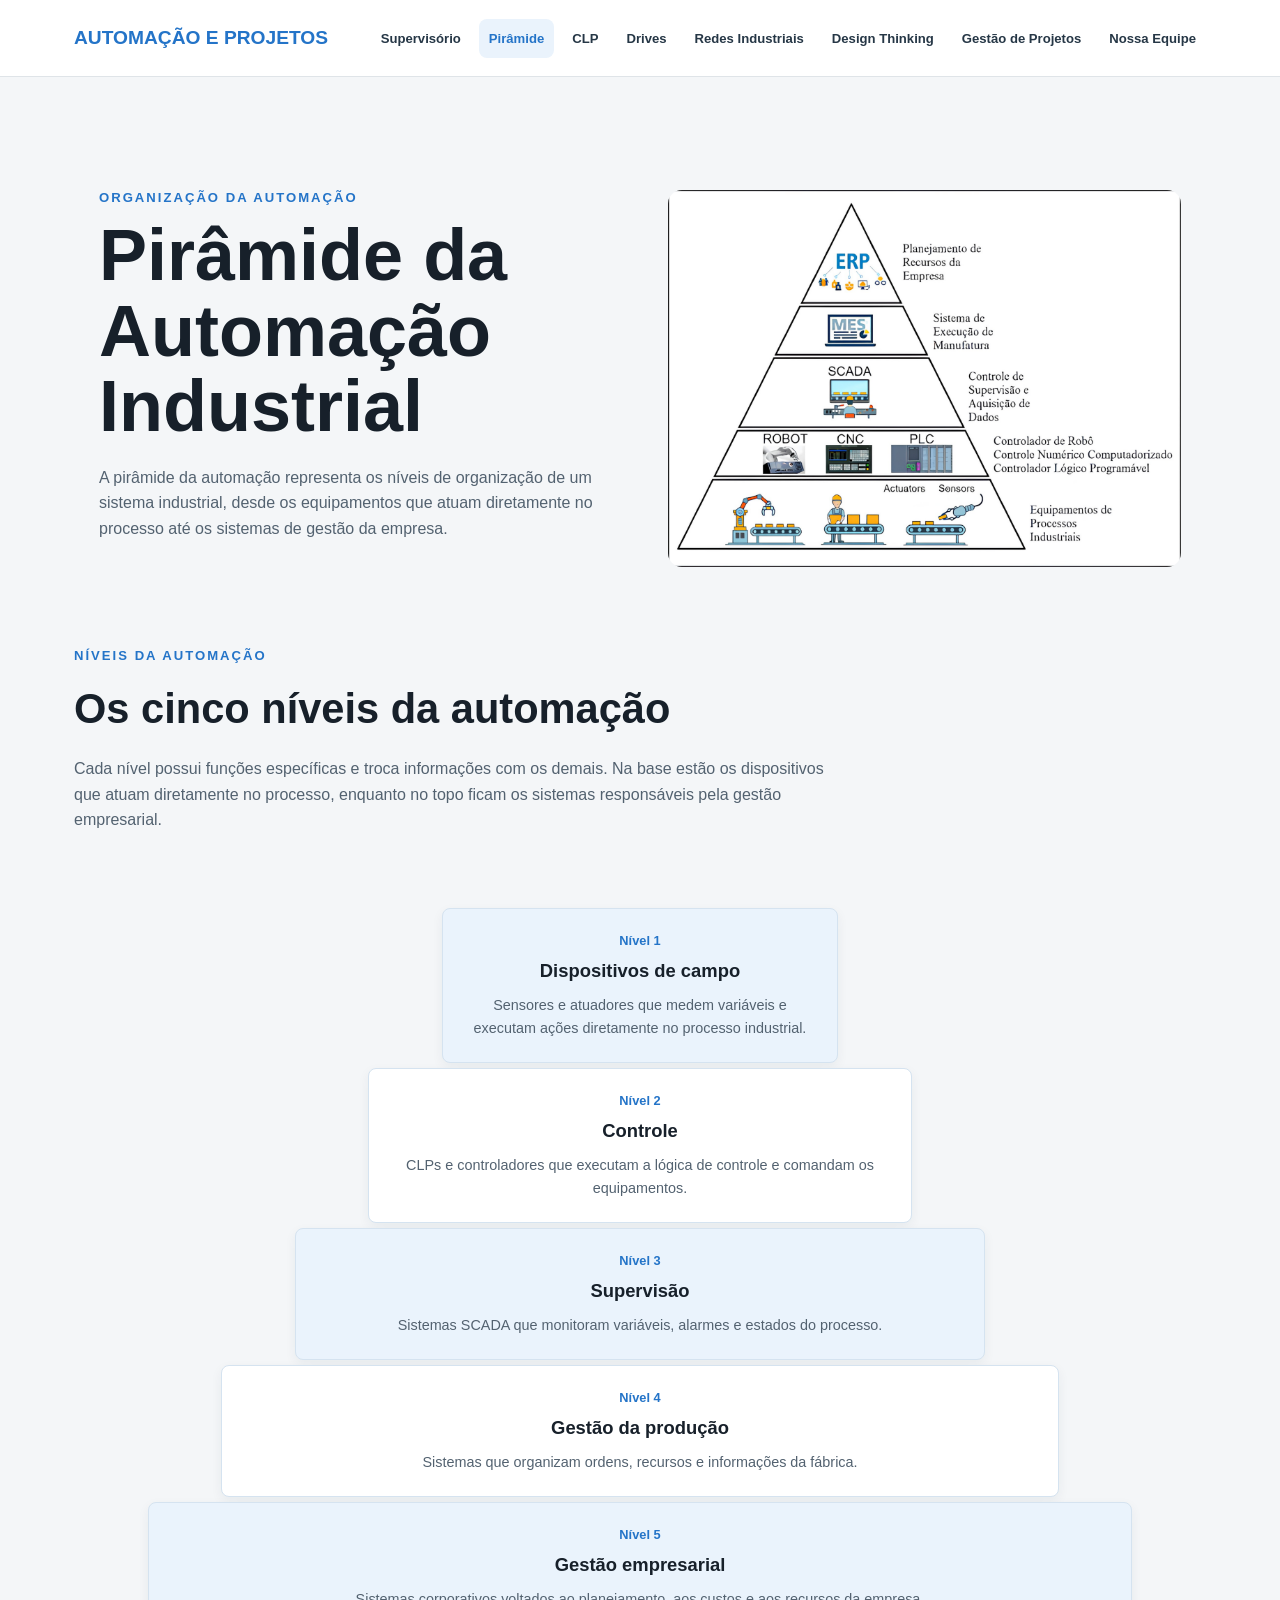
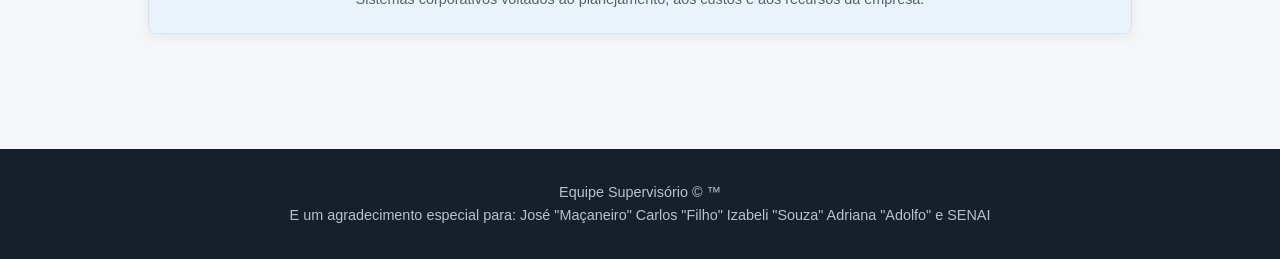
<file: html/piramide.html>
<!DOCTYPE html>
<html lang="pt-br">

<head>
    <meta charset="UTF-8">
    <meta name="viewport" content="width=device-width, initial-scale=1.0">
    <title>Pirâmide da Automação</title>
    <link rel="stylesheet" href="../css/style.css">
</head>

<body>

    <header>
        <nav>
            <p class="titulo">AUTOMAÇÃO E PROJETOS</p>
            <a href="../index.html">Supervisório</a>
            <a class="ativa" href="./piramide.html">Pirâmide</a>
            <a href="./clp.html">CLP</a>
            <a href="./drives.html">Drives</a>
            <a href="./redes.html">Redes Industriais</a>
            <a href="./designThinking.html">Design Thinking</a>
            <a href="./gestaoProjetos.html">Gestão de Projetos</a>
            <a href="./contato.html">Nossa Equipe</a>
        </nav>

        <details class="mobile">
            <summary>=</summary>
            <div class="menuMobile">
                <a href="../index.html">Supervisório</a>
                <a href="./piramide.html">Pirâmide</a>
                <a href="./clp.html">CLP</a>
                <a href="./drives.html">Drives</a>
                <a href="./redes.html">Redes Industriais</a>
                <a href="./gestaoProjetos.html">Gestão de Projetos</a>
                <a href="./designThinking.html">Design Thinking</a>
                <a href="./contato.html">Nossa Equipe</a>
            </div>
        </details>
    </header>
    <main>
        <section class="introCLP">
        <div class="secao_cima">
            <div class="azulzinho">ORGANIZAÇÃO DA AUTOMAÇÃO</div>
            <h1>Pirâmide da Automação Industrial</h1>
            <p>A pirâmide da automação representa os níveis de organização de um sistema industrial, desde os equipamentos que atuam diretamente no processo até os sistemas de gestão da empresa.</p>
        </div>

        <img class="imagemIntroCLP" src="../img/piramideAuto.png" alt="Ilustração da Pirâmide da Automação Industrial">
    </section>
        <section>
            <div class="secao_cima">
                <div class="azulzinho">NÍVEIS DA AUTOMAÇÃO</div>
                <h2>Os cinco níveis da automação</h2>
                <p>Cada nível possui funções específicas e troca informações com os demais. Na base estão os dispositivos que atuam diretamente no processo, enquanto no topo ficam os sistemas responsáveis pela gestão empresarial.</p>
            </div>
        </section>
        <section>
            <div class="piramide">

                <div class="nivel nivel1">
                    <div class="numero">Nível 1</div>
                    <h3>Dispositivos de campo</h3>
                    <p>Sensores e atuadores que medem variáveis e executam ações diretamente no processo industrial.</p>
                </div>  

                <div class="nivel nivel2">
                    <div class="numero">Nível 2</div>
                    <h3>Controle</h3>
                    <p>CLPs e controladores que executam a lógica de controle e comandam os equipamentos.</p>
                </div>

                <div class="nivel nivel3">
                    <div class="numero">Nível 3</div>
                    <h3>Supervisão</h3>
                    <p>Sistemas SCADA que monitoram variáveis, alarmes e estados do processo.</p>
                </div>

                <div class="nivel nivel4">
                    <div class="numero">Nível 4</div>
                    <h3>Gestão da produção</h3>
                    <p>Sistemas que organizam ordens, recursos e informações da fábrica.</p>
                </div>

                <div class="nivel nivel5">
                    <div class="numero">Nível 5</div>
                    <h3>Gestão empresarial</h3>
                    <p>Sistemas corporativos voltados ao planejamento, aos custos e aos recursos da empresa.</p>
                </div>

            </div>
        </section>

    </main>
    <footer>
        <p>Equipe Supervisório &copy; &trade; <br> E um agradecimento especial para: José "Maçaneiro" Carlos "Filho" Izabeli "Souza" Adriana "Adolfo" e SENAI</p>
    </footer>


</body>

</html>
</file>
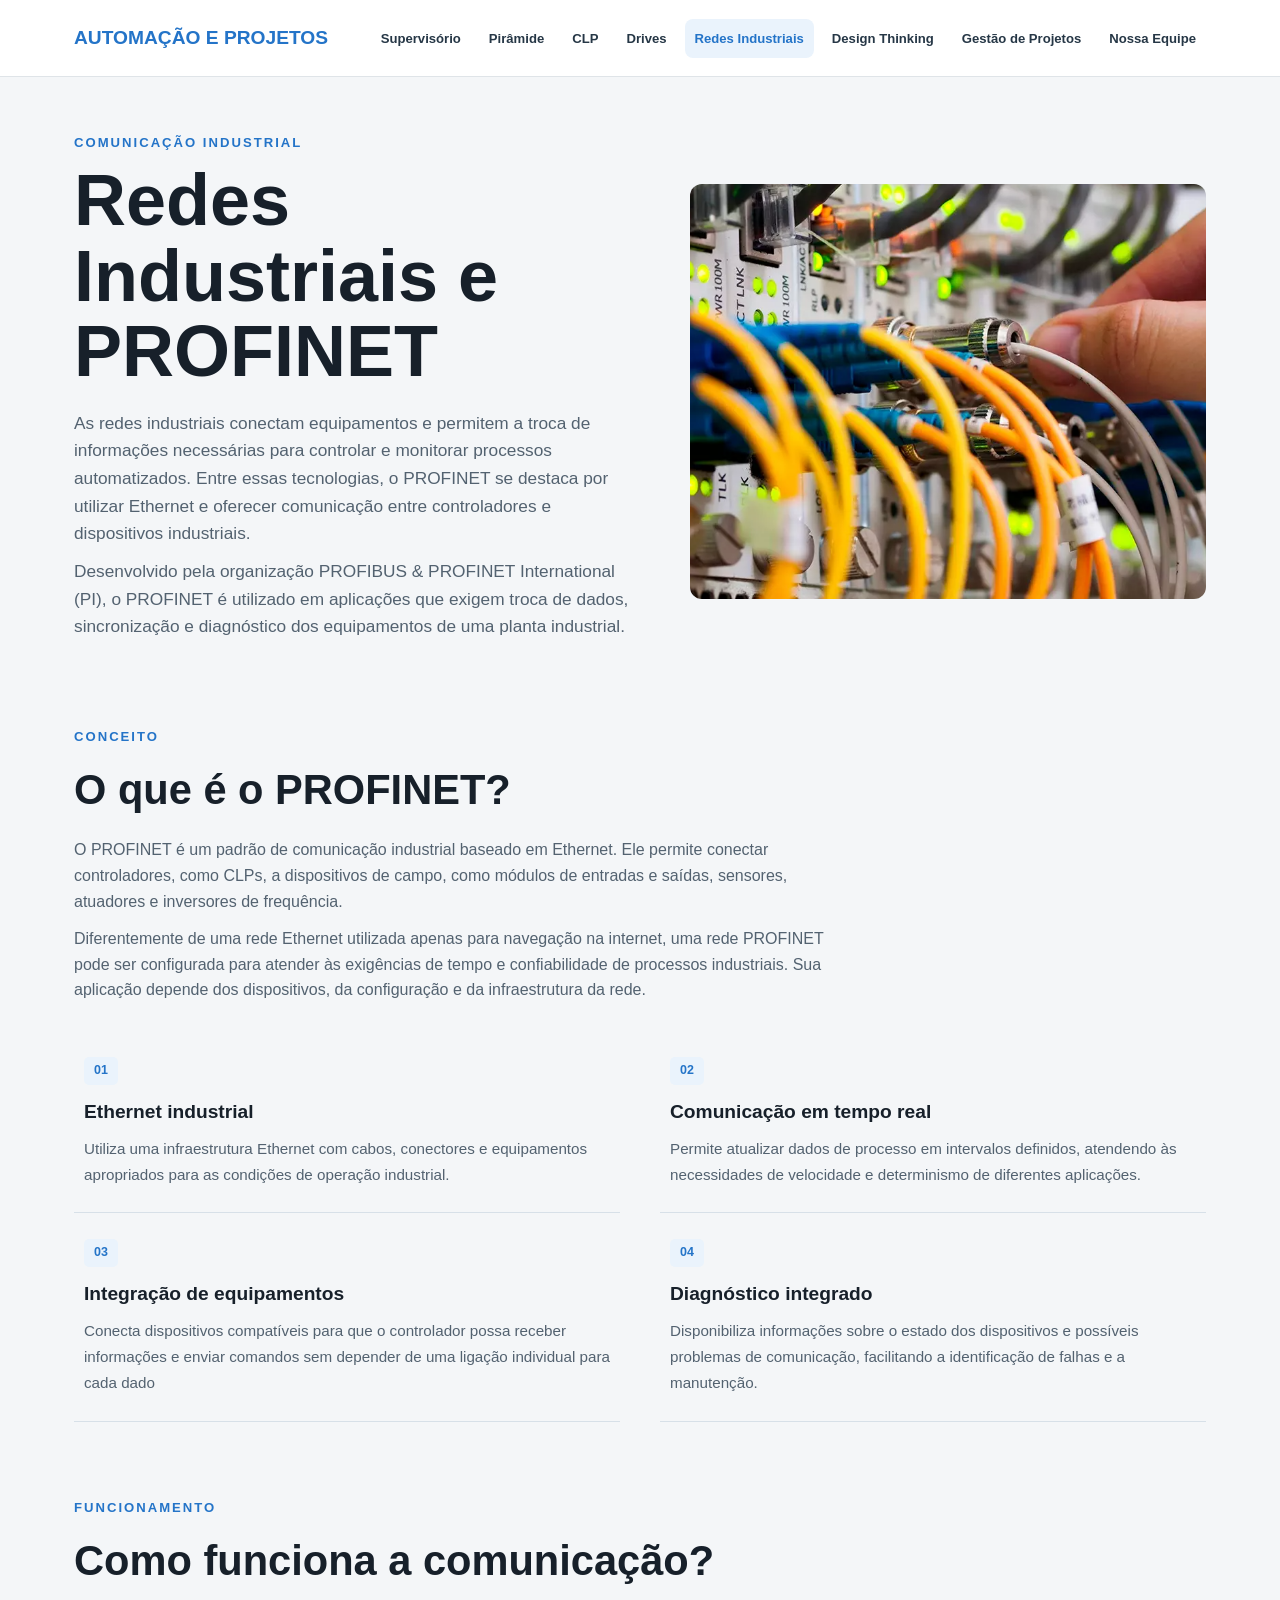
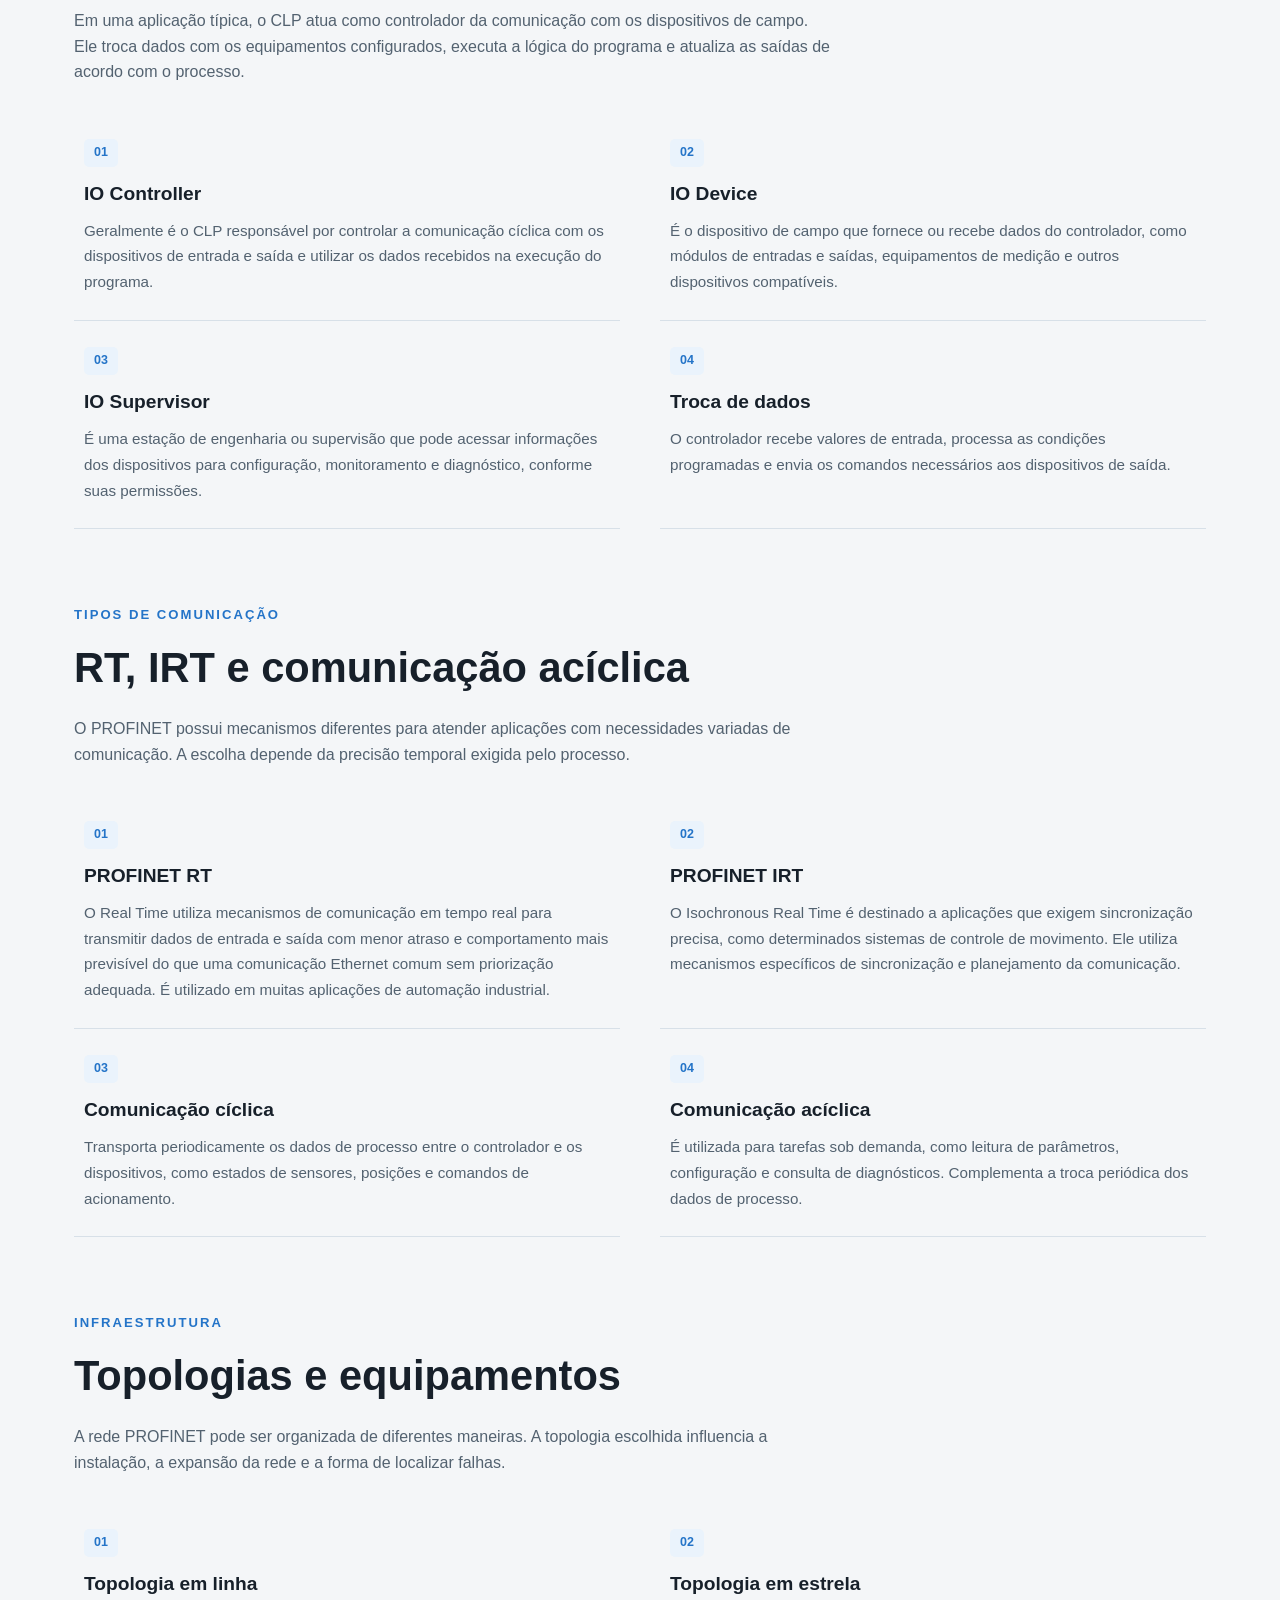
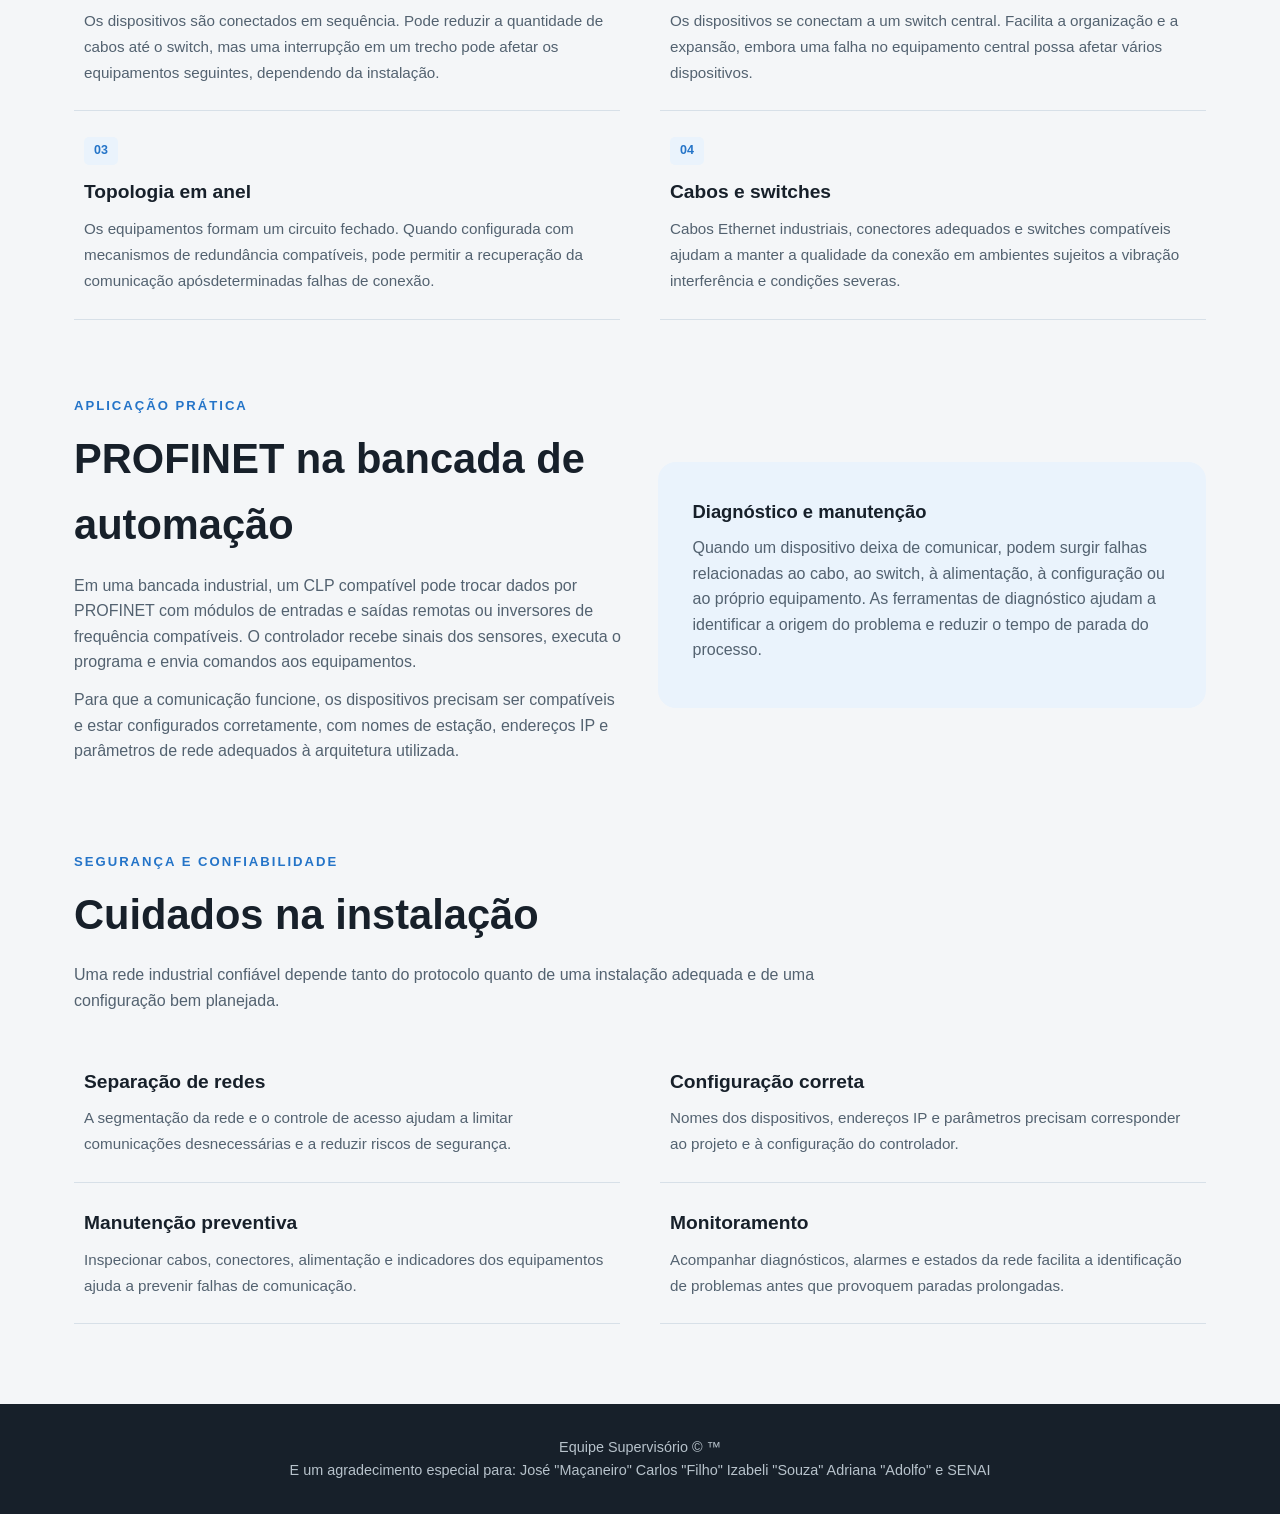
<file: html/redes.html>
<!DOCTYPE html>
<html lang="pt-br">
<head>
    <meta charset="UTF-8">
    <meta name="viewport" content="width=device-width, initial-scale=1.0">
    <title>Redes Industriais - PROFINET</title>
    <link rel="stylesheet" href="../css/style.css">
</head>
<body>

    <header>
    
        <nav>
          <p class="titulo">AUTOMAÇÃO E PROJETOS</p>
          <a href="../index.html">Supervisório</a>
          <a href="./piramide.html">Pirâmide</a>
          <a href="./clp.html">CLP</a>
          <a href="./drives.html">Drives</a>
          <a href="./redes.html" class="ativa">Redes Industriais</a>
          <a href="./designThinking.html">Design Thinking</a>
          <a href="./gestaoProjetos.html">Gestão de Projetos</a>
          <a href="./contato.html">Nossa Equipe</a>
      </nav>
      
      <details class="mobile">
          <summary>=</summary>
          <div class="menuMobile">
              <a href="../index.html">Supervisório</a>
              <a href="./piramide.html">Pirâmide</a>
              <a href="./clp.html">CLP</a>
              <a href="./drives.html">Drives</a>
              <a href="./redes.html">Redes Industriais</a>
              <a href="./gestaoProjetos.html">Gestão de Projetos</a>
              <a href="./designThinking.html">Design Thinking</a>
              <a href="./contato.html">Nossa Equipe</a>
          </div>
      </details>
      </header>

    <main>
        <div class="cima">
            <div>
                <div class="azulzinho">COMUNICAÇÃO INDUSTRIAL</div>
                <h1>Redes Industriais e PROFINET</h1>
                <p>As redes industriais conectam equipamentos e permitem a troca de informações necessárias para controlar e monitorar processos automatizados. Entre essas tecnologias, o PROFINET se destaca por utilizar Ethernet e oferecer comunicação entre controladores e dispositivos industriais.</p>
                <p>Desenvolvido pela organização PROFIBUS & PROFINET International (PI), o PROFINET é utilizado em aplicações que exigem troca de dados, sincronização e diagnóstico dos equipamentos de uma planta industrial.</p>
            </div>

            <img src="../img/prof.png" alt="" class="image">
            <!--  -->
        </div>

        <section>
            <div class="secao_cima">
                <div class="azulzinho">CONCEITO</div>
                <h2>O que é o PROFINET?</h2>
                <p class="espacoP">O PROFINET é um padrão de comunicação industrial baseado em Ethernet. Ele permite conectar controladores, como CLPs, a dispositivos de campo, como módulos de entradas e saídas, sensores, atuadores e inversores de frequência.</p>
                <p class="espacoP">Diferentemente de uma rede Ethernet utilizada apenas para navegação na internet, uma rede PROFINET pode ser configurada para atender às exigências de tempo e confiabilidade de processos industriais. Sua aplicação depende dos dispositivos, da configuração e da infraestrutura da rede.</p>
            </div>

            <div class="listaRedes">
                <div class="itemRedes">
                    <div class="numero">01</div>
                    <h3>Ethernet industrial</h3>
                    <p>Utiliza uma infraestrutura Ethernet com cabos, conectores e equipamentos apropriados para as condições de operação industrial.</p>
                </div>

                <div class="itemRedes">
                    <div class="numero">02</div>
                    <h3>Comunicação em tempo real</h3>
                    <p>Permite atualizar dados de processo em intervalos definidos, atendendo às necessidades de velocidade e determinismo de diferentes aplicações.</p>
                </div>

                <div class="itemRedes">
                    <div class="numero">03</div>
                    <h3>Integração de equipamentos</h3>
                    <p>Conecta dispositivos compatíveis para que o controlador possa receber informações e enviar comandos sem depender de uma ligação individual para cada dado</p>
                </div>

                <div class="itemRedes">
                    <div class="numero">04</div>
                    <h3>Diagnóstico integrado</h3>
                    <p>Disponibiliza informações sobre o estado dos dispositivos e possíveis problemas de comunicação, facilitando a identificação de falhas e a manutenção.</p>
                </div>
            </div>
        </section>

        <section>
            <div class="secao_cima">
                <div class="azulzinho">FUNCIONAMENTO</div>
                <h2>Como funciona a comunicação?</h2>
                <p>Em uma aplicação típica, o CLP atua como controlador da comunicação com os dispositivos de campo. Ele troca dados com os equipamentos configurados, executa a lógica do programa e atualiza as saídas de acordo com o processo.</p>
            </div>

            <div class="listaRedes">
                <div class="itemRedes">
                    <div class="numero">01</div>
                    <h3>IO Controller</h3>
                    <p>Geralmente é o CLP responsável por controlar a comunicação cíclica com os dispositivos de entrada e saída e utilizar os dados recebidos na execução do programa.</p>
                </div>

                <div class="itemRedes">
                    <div class="numero">02</div>
                    <h3>IO Device</h3>
                    <p>É o dispositivo de campo que fornece ou recebe dados do controlador, como módulos de entradas e saídas, equipamentos de medição e outros dispositivos compatíveis.</p>
                </div>

                <div class="itemRedes">
                    <div class="numero">03</div>
                    <h3>IO Supervisor</h3>
                    <p>É uma estação de engenharia ou supervisão que pode acessar informações dos dispositivos para configuração, monitoramento e diagnóstico, conforme suas permissões.</p>
                </div>

                <div class="itemRedes">
                    <div class="numero">04</div>
                    <h3>Troca de dados</h3>
                    <p>O controlador recebe valores de entrada, processa as condições programadas e envia os comandos necessários aos dispositivos de saída.</p>
                </div>
            </div>
        </section>

        <section>
            <div class="secao_cima">
                <div class="azulzinho">TIPOS DE COMUNICAÇÃO</div>
                <h2>RT, IRT e comunicação acíclica</h2>
                <p>O PROFINET possui mecanismos diferentes para atender aplicações com necessidades variadas de comunicação. A escolha depende da precisão temporal exigida pelo processo.</p>
            </div>

            <div class="listaRedes">
                <div class="itemRedes">
                    <div class="numero">01</div>
                    <h3>PROFINET RT</h3>
                    <p>O Real Time utiliza mecanismos de comunicação em tempo real para transmitir dados de entrada e saída com menor atraso e comportamento mais previsível do que uma comunicação Ethernet comum sem priorização adequada. É utilizado em muitas aplicações de automação industrial.</p>
                </div>

                <div class="itemRedes">
                    <div class="numero">02</div>
                    <h3>PROFINET IRT</h3>
                    <p>O Isochronous Real Time é destinado a aplicações que exigem sincronização precisa, como determinados sistemas de controle de movimento. Ele utiliza mecanismos específicos de sincronização e planejamento da comunicação.</p>
                </div>

                <div class="itemRedes">
                    <div class="numero">03</div>
                    <h3>Comunicação cíclica</h3>
                    <p>Transporta periodicamente os dados de processo entre o controlador e os dispositivos, como estados de sensores, posições e comandos de acionamento.</p>
                </div>

                <div class="itemRedes">
                    <div class="numero">04</div>
                    <h3>Comunicação acíclica</h3>
                    <p>É utilizada para tarefas sob demanda, como leitura de parâmetros, configuração e consulta de diagnósticos. Complementa a troca periódica dos dados de processo.</p>
                </div>
            </div>
        </section>

        <section>
            <div class="secao_cima">
                <div class="azulzinho">INFRAESTRUTURA</div>
                <h2>Topologias e equipamentos</h2>
                <p>A rede PROFINET pode ser organizada de diferentes maneiras. A topologia escolhida influencia a instalação, a expansão da rede e a forma de localizar falhas.</p>
            </div>

            <div class="listaRedes">
                <div class="itemRedes">
                    <div class="numero">01</div>
                    <h3>Topologia em linha</h3>
                    <p>Os dispositivos são conectados em sequência. Pode reduzir a quantidade de cabos até o switch, mas uma interrupção em um trecho pode afetar os equipamentos seguintes, dependendo da instalação.</p>
                </div>

                <div class="itemRedes">
                    <div class="numero">02</div>
                    <h3>Topologia em estrela</h3>
                    <p> Os dispositivos se conectam a um switch central. Facilita a organização e a expansão, embora uma falha no equipamento central possa afetar vários dispositivos.</p>
                </div>

                <div class="itemRedes">
                    <div class="numero">03</div>
                    <h3>Topologia em anel</h3>
                    <p>Os equipamentos formam um circuito fechado. Quando configurada com mecanismos de redundância compatíveis, pode permitir a recuperação da comunicação apósdeterminadas falhas de conexão.</p>
                </div>

                <div class="itemRedes">
                    <div class="numero">04</div>
                    <h3>Cabos e switches</h3>
                    <p> Cabos Ethernet industriais, conectores adequados e switches compatíveis ajudam a manter a qualidade da conexão em ambientes sujeitos a vibração interferência e condições severas. </p>
                </div>
            </div>
        </section>

        <section class="baixo">
            <div>
                <div class="azulzinho">APLICAÇÃO PRÁTICA</div>
                <h2>PROFINET na bancada de automação</h2>
                <p class="espacoP"> Em uma bancada industrial, um CLP compatível pode trocar dados por PROFINET com módulos de entradas e saídas remotas ou inversores de frequência compatíveis. O controlador recebe sinais dos sensores, executa o programa e envia comandos aos equipamentos. </p>
                <p class="espacoP"> Para que a comunicação funcione, os dispositivos precisam ser compatíveis e estar configurados corretamente, com nomes de estação, endereços IP e parâmetros de rede adequados à arquitetura utilizada. </p>
            </div>

            <div class="final">
                <h3>Diagnóstico e manutenção</h3>
                <p> Quando um dispositivo deixa de comunicar, podem surgir falhas relacionadas ao cabo, ao switch, à alimentação, à configuração ou ao próprio equipamento. As ferramentas de diagnóstico ajudam a identificar a origem do problema e reduzir o tempo de parada do processo.</p>
            </div>
        </section>

        <section>
            <div class="secao_cima">
                <div class="azulzinho">SEGURANÇA E CONFIABILIDADE</div>
                <h2>Cuidados na instalação</h2>
                <p>Uma rede industrial confiável depende tanto do protocolo quanto de uma instalação adequada e de uma configuração bem planejada. </p>
            </div>

            <div class="listaRedes">
                <div class="itemRedes">
                    <h3>Separação de redes</h3>
                    <p>A segmentação da rede e o controle de acesso ajudam  a limitar comunicações desnecessárias e a reduzir riscos de segurança. </p>
                </div>

                <div class="itemRedes">
                    <h3>Configuração correta</h3>
                    <p>Nomes dos dispositivos, endereços IP e parâmetros precisam corresponder ao projeto e à configuração do controlador.</p>
                </div>

                <div class="itemRedes">
                    <h3>Manutenção preventiva</h3>
                    <p>Inspecionar cabos, conectores, alimentação e indicadores dos equipamentos ajuda a prevenir falhas de comunicação.</p>
                </div>

                <div class="itemRedes">
                    <h3>Monitoramento</h3>
                    <p>Acompanhar diagnósticos, alarmes e estados da rede facilita a identificação de problemas antes que provoquem paradas prolongadas.</p>
                </div>
            </div>
        </section>

    </main>

    <footer>
        <p>Equipe Supervisório &copy; &trade; <br> E um agradecimento especial para: José "Maçaneiro" Carlos "Filho" Izabeli "Souza" Adriana "Adolfo" e SENAI</p>
    </footer>

</body>
</html>
</file>
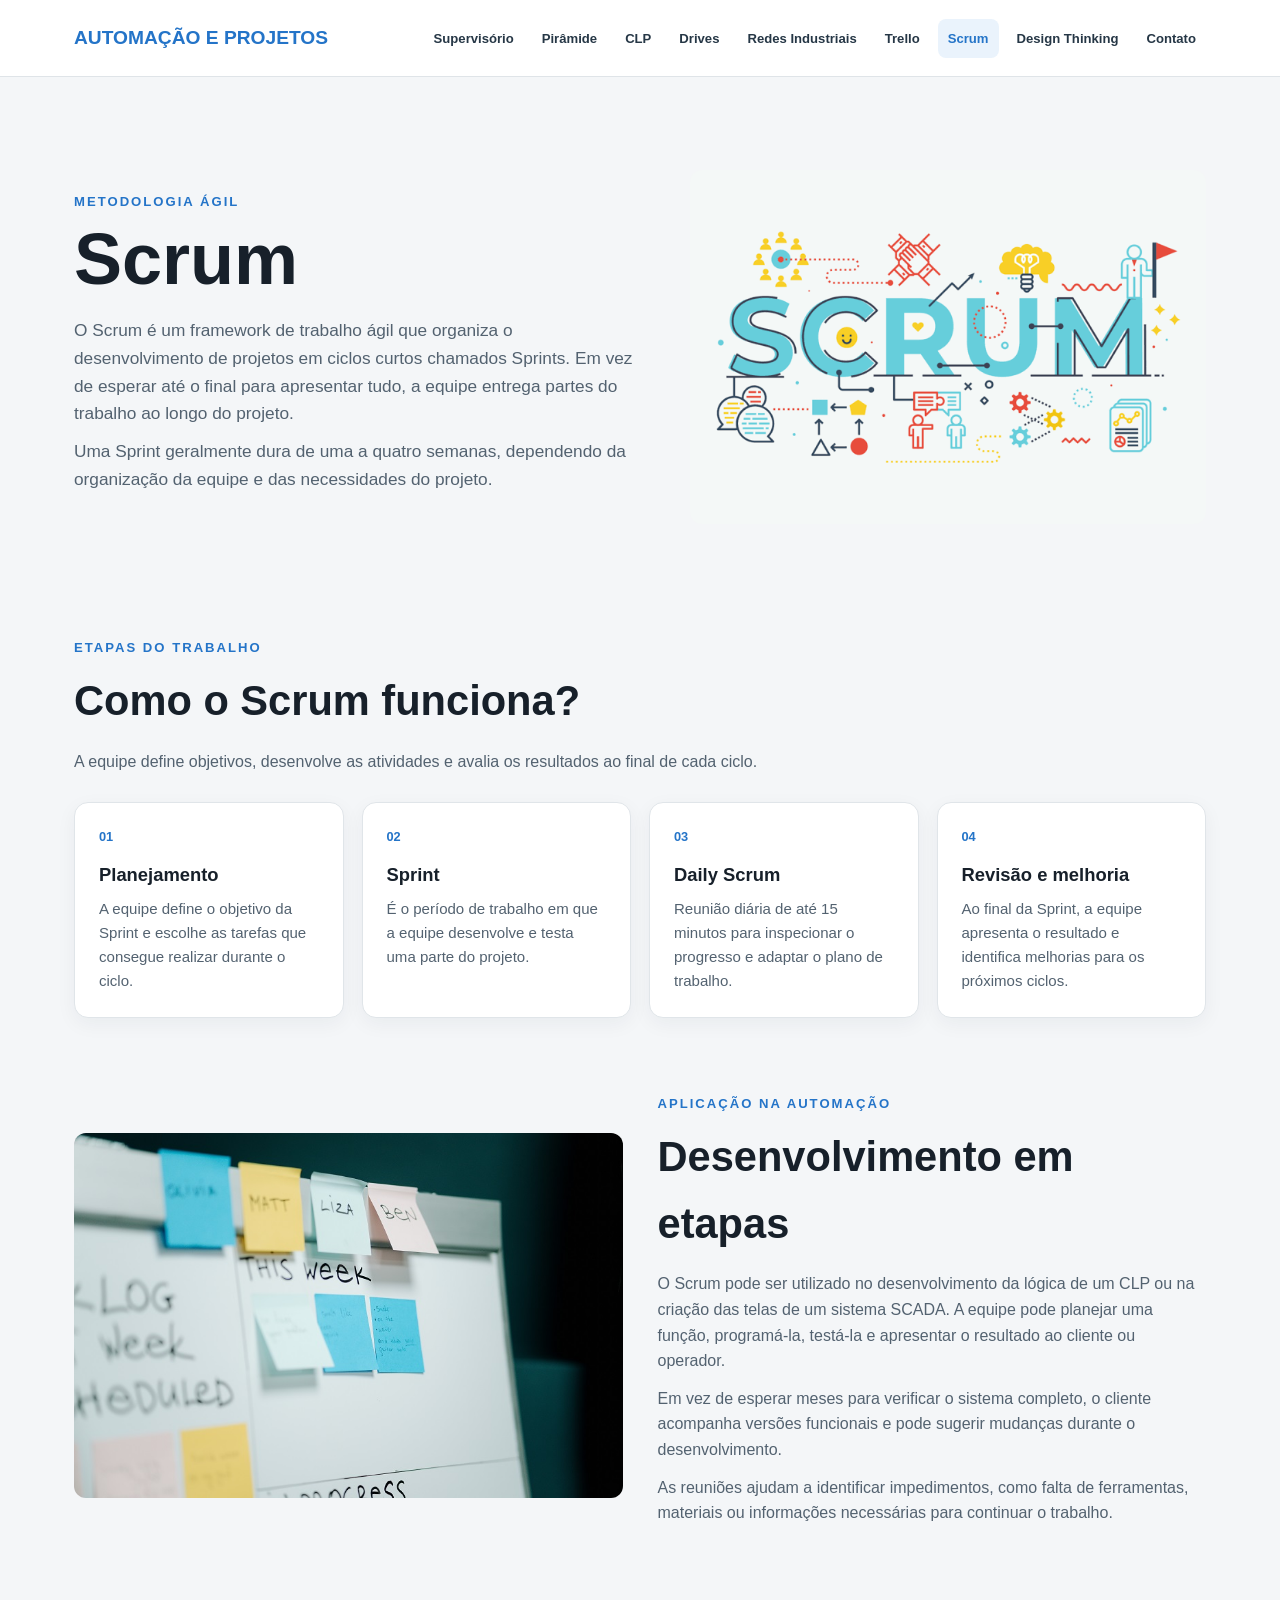
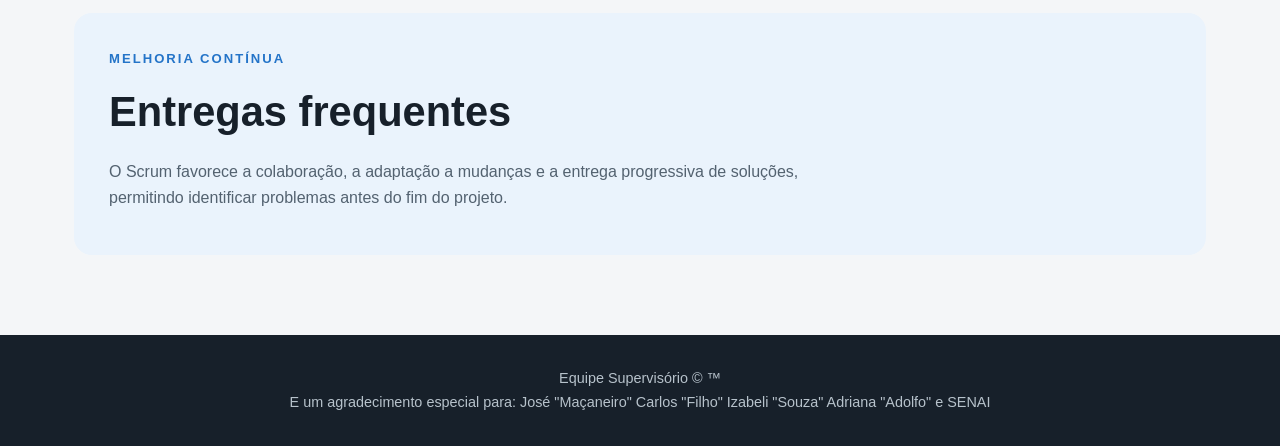
<file: html/scrum.html>
<!DOCTYPE html>
<html lang="pt-BR">
<head>
    <meta charset="UTF-8">
    <meta name="viewport" content="width=device-width, initial-scale=1.0">
    <title>Scrum</title>
    <link rel="stylesheet" href="../css/style.css">
</head>
<body>

<header>
    <nav>
        <p class="titulo">AUTOMAÇÃO E PROJETOS</p>
        <a href="../index.html">Supervisório</a>
        <a href="./piramide.html">Pirâmide</a>
        <a href="./clp.html">CLP</a>
        <a href="./drives.html">Drives</a>
        <a href="./redes.html">Redes Industriais</a>
        <a href="./trello.html">Trello</a>
        <a class="ativa" href="./scrum.html">Scrum</a>
        <a href="./designThinking.html">Design Thinking</a>
        <a href="./contato.html">Contato</a>
    </nav>

    <details class="mobile">
        <summary>=</summary>
        <div class="menuMobile">
            <a href="../index.html">Supervisório</a>
            <a href="./piramide.html">Pirâmide</a>
            <a href="./clp.html">CLP</a>
            <a href="./drives.html">Drives</a>
            <a href="./redes.html">Redes Industriais</a>
            <a href="./trello.html">Trello</a>
            <a href="./scrum.html">Scrum</a>
            <a href="./designThinking.html">Design Thinking</a>
        </div>
    </details>
</header>

<main>
    <div class="cima">
        <div>
            <div class="azulzinho">Metodologia Ágil</div>
            <h1>Scrum</h1>
            <p>O Scrum é um framework de trabalho ágil que organiza o desenvolvimento de projetos em ciclos curtos chamados Sprints. Em vez de esperar até o final para apresentar tudo, a equipe entrega partes do trabalho ao longo do projeto.</p>
            <p>Uma Sprint geralmente dura de uma a quatro semanas, dependendo da organização da equipe e das necessidades do projeto.</p>
        </div>

        <img src="../img/scr.png" alt="" class="image">
        <!--  -->
    </div>

    <section>
        <div class="secao_cima">
            <div class="azulzinho">Etapas do trabalho</div>
            <h2>Como o Scrum funciona?</h2>
            <p>A equipe define objetivos, desenvolve as atividades e avalia os resultados ao final de cada ciclo.</p>
        </div>

        <div class="meio">
            <article class="quad">
                <div class="numero">01</div>
                <h3>Planejamento</h3>
                <p>A equipe define o objetivo da Sprint e escolhe as tarefas que consegue realizar durante o ciclo.</p>
            </article>

            <article class="quad">
                <div class="numero">02</div>
                <h3>Sprint</h3>
                <p>É o período de trabalho em que a equipe desenvolve e testa uma parte do projeto.</p>
            </article>

            <article class="quad">
                <div class="numero">03</div>
                <h3>Daily Scrum</h3>
                <p>Reunião diária de até 15 minutos para inspecionar o progresso e adaptar o plano de trabalho.</p>
            </article>

            <article class="quad">
                <div class="numero">04</div>
                <h3>Revisão e melhoria</h3>
                <p>Ao final da Sprint, a equipe apresenta o resultado e identifica melhorias para os próximos ciclos.</p>
            </article>
        </div>
    </section>

    <section>
        <div class="baixo">
            <img src="../img/metodologia-scrum.jpg" alt="" class="image">
            <!--  -->

            <div>
                <div class="azulzinho">Aplicação na automação</div>
                <h2>Desenvolvimento em etapas</h2>
                <p class="espacoP">O Scrum pode ser utilizado no desenvolvimento da lógica de um CLP ou na criação das telas de um sistema SCADA. A equipe pode planejar uma função, programá-la, testá-la e apresentar o resultado ao cliente ou operador.</p>
                <p class="espacoP">Em vez de esperar meses para verificar o sistema completo, o cliente acompanha versões funcionais e pode sugerir mudanças durante o desenvolvimento.</p>
                <p class="espacoP">As reuniões ajudam a identificar impedimentos, como falta de ferramentas, materiais ou informações necessárias para continuar o trabalho.</p>
            </div>
        </div>
    </section>

    <section>
        <div class="final">
            <div class="azulzinho">Melhoria contínua</div>
            <h2>Entregas frequentes</h2>
            <p>O Scrum favorece a colaboração, a adaptação a mudanças e a entrega progressiva de soluções, permitindo identificar problemas antes do fim do projeto.</p>
        </div>
    </section>
</main>

<footer>
    <p>Equipe Supervisório &copy; &trade; <br> E um agradecimento especial para: José "Maçaneiro" Carlos "Filho" Izabeli "Souza" Adriana "Adolfo" e SENAI</p>
</footer>

</body>
</html>
</file>
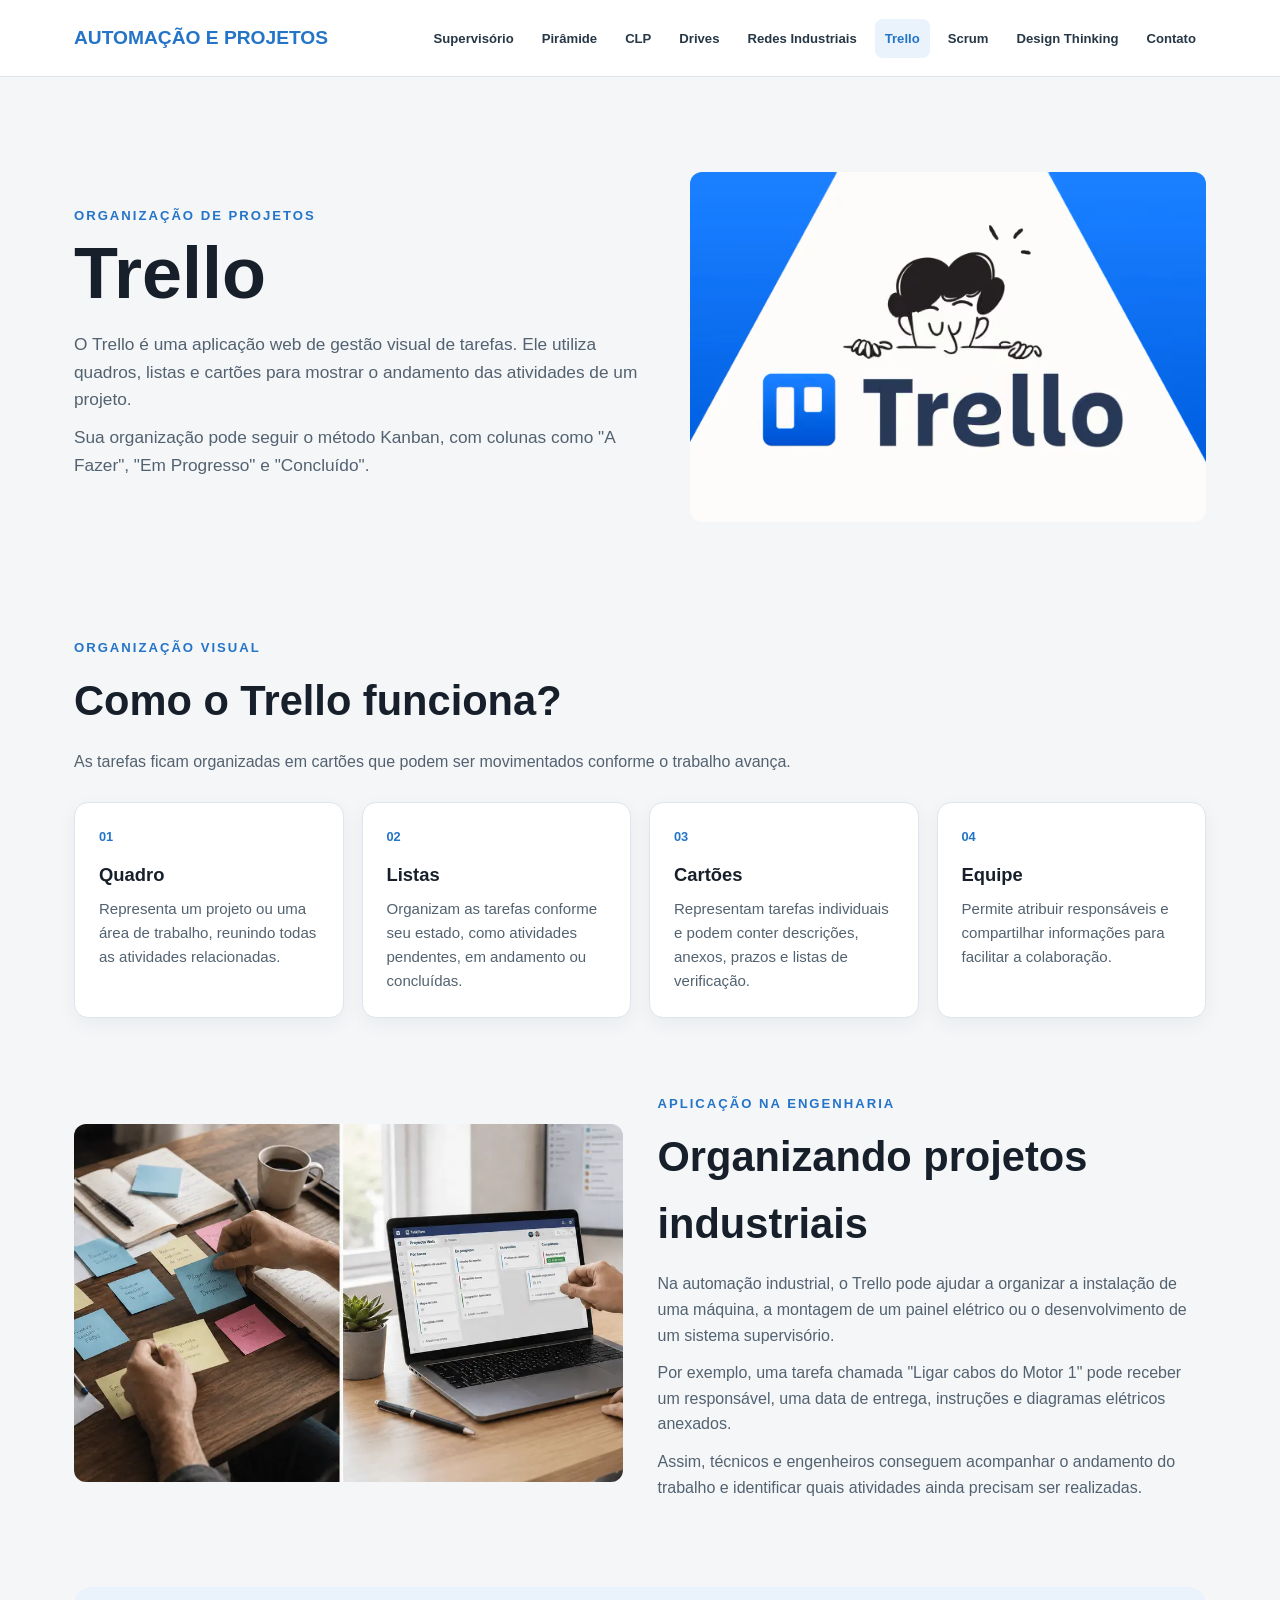
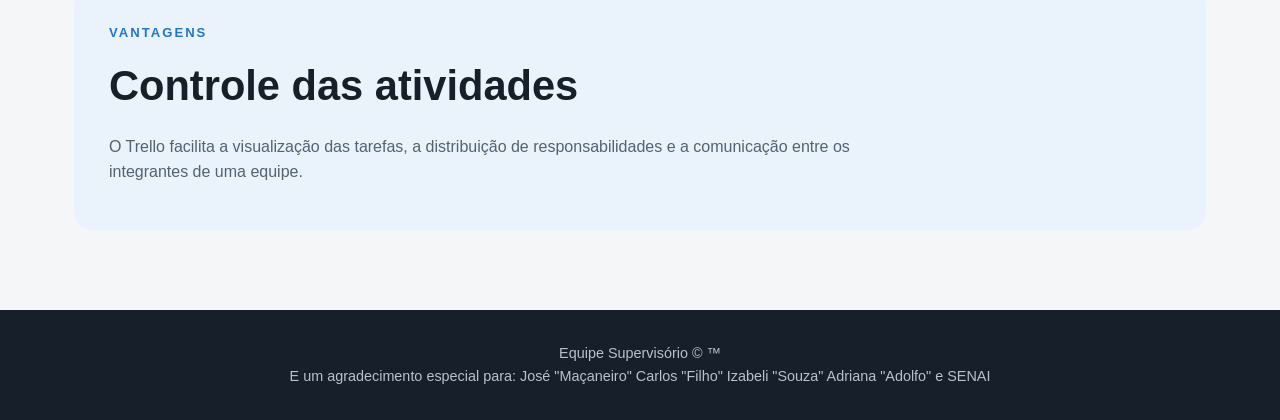
<file: html/trello.html>
<!DOCTYPE html>
<html lang="pt-BR">
<head>
    <meta charset="UTF-8">
    <meta name="viewport" content="width=device-width, initial-scale=1.0">
    <title>Trello</title>
    <link rel="stylesheet" href="../css/style.css">
</head>
<body>

<header>
    <nav>
        <p class="titulo">AUTOMAÇÃO E PROJETOS</p>
        <a href="../index.html">Supervisório</a>
        <a href="./piramide.html">Pirâmide</a>
        <a href="./clp.html">CLP</a>
        <a href="./drives.html">Drives</a>
        <a href="./redes.html">Redes Industriais</a>    
        <a class="ativa" href="./trello.html">Trello</a>
        <a href="./scrum.html">Scrum</a>
        <a href="./designThinking.html">Design Thinking</a>
        <a href="./contato.html">Contato</a>
    </nav>

    <details class="mobile">
        <summary>=</summary>
        <div class="menuMobile">
            <a href="../index.html">Supervisório</a>
            <a href="./piramide.html">Pirâmide</a>
            <a href="./clp.html">CLP</a>
            <a href="./drives.html">Drives</a>
            <a href="./redes.html">Redes Industriais</a>
            <a href="./trello.html">Trello</a>
            <a href="./scrum.html">Scrum</a>
            <a href="./designThinking.html">Design Thinking</a>
        </div>
    </details>
</header>

<main>
    <div class="cima">
        <div>
            <div class="azulzinho">Organização de projetos</div>
            <h1>Trello</h1>
            <p>O Trello é uma aplicação web de gestão visual de tarefas. Ele utiliza quadros, listas e cartões para mostrar o andamento das atividades de um projeto.</p>
            <p>Sua organização pode seguir o método Kanban, com colunas como "A Fazer", "Em Progresso" e "Concluído".</p>
        </div>

        <img src="../img/trello.png" alt="" class="image">
        <!--  -->
    </div>

    <section>
        <div class="secao_cima">
            <div class="azulzinho">Organização visual</div>
            <h2>Como o Trello funciona?</h2>
            <p>As tarefas ficam organizadas em cartões que podem ser movimentados conforme o trabalho avança.</p>
        </div>

        <div class="meio">
            <article class="quad">
                <div class="numero">01</div>
                <h3>Quadro</h3>
                <p>Representa um projeto ou uma área de trabalho, reunindo todas as atividades relacionadas.</p>
            </article>

            <article class="quad">
                <div class="numero">02</div>
                <h3>Listas</h3>
                <p>Organizam as tarefas conforme seu estado, como atividades pendentes, em andamento ou concluídas.</p>
            </article>

            <article class="quad">
                <div class="numero">03</div>
                <h3>Cartões</h3>
                <p>Representam tarefas individuais e podem conter descrições, anexos, prazos e listas de verificação.</p>
            </article>

            <article class="quad">
                <div class="numero">04</div>
                <h3>Equipe</h3>
                <p>Permite atribuir responsáveis e compartilhar informações para facilitar a colaboração.</p>
            </article>
        </div>
    </section>

    <section>
        <div class="baixo">
            <img src="../img/trelo.png" alt="" class="image">
            <!--  -->

            <div>
                <div class="azulzinho">Aplicação na engenharia</div>
                <h2>Organizando projetos industriais</h2>
                <p class="espacoP">Na automação industrial, o Trello pode ajudar a organizar a instalação de uma máquina, a montagem de um painel elétrico ou o desenvolvimento de um sistema supervisório.</p>
                <p class="espacoP">Por exemplo, uma tarefa chamada "Ligar cabos do Motor 1" pode receber um responsável, uma data de entrega, instruções e diagramas elétricos anexados.</p>
                <p class="espacoP">Assim, técnicos e engenheiros conseguem acompanhar o andamento do trabalho e identificar quais atividades ainda precisam ser realizadas.</p>
            </div>
        </div>
    </section>

    <section>
        <div class="final">
            <div class="azulzinho">Vantagens</div>
            <h2>Controle das atividades</h2>
            <p>O Trello facilita a visualização das tarefas, a distribuição de responsabilidades e a comunicação entre os integrantes de uma equipe.</p>
        </div>
    </section>
</main>

<footer>
    <p>Equipe Supervisório &copy; &trade; <br> E um agradecimento especial para: José "Maçaneiro" Carlos "Filho" Izabeli "Souza" Adriana "Adolfo" e SENAI</p>
</footer>

</body>
</html>
</file>
<file: css/style.css>
* {
  box-sizing: border-box;
  margin: 0;
  padding: 0;
}




body {
  font-family: Arial, Helvetica, sans-serif;
  background: #f4f6f8;
  color: #17202a;
  line-height: 1.6;
}




header {
  background: #ffffff;
  border-bottom: 1px solid #dfe4e8;
  position: sticky;
  top: 0;
  z-index: 10;
}


nav {
  max-width: 1180px;
  margin: auto;
  min-height: 76px;
  display: flex;
  align-items: center;
  justify-content: space-between;
  gap: 8px;
  padding: 12px 24px;
}


.titulo {
  color: #2474c8;
  font-size: 1.2rem;
  font-weight: 800;
  text-decoration: none;
  white-space: nowrap;
  margin-right: auto;
}


nav a {
  color: #263746;
  text-decoration: none;
  font-weight: 700;
  font-size: .82rem;
  padding: 9px 10px;
  border-radius: 8px;
}


nav a:hover,
nav a.ativa {
  background: #eaf3fc;
  color: #2474c8;
}


.mobile {
  display: none;
}


main {
  max-width: 1180px;
  margin: auto;
  padding: 55px 24px 80px;
}


.cima {
  display: grid;
  grid-template-columns: 1.05fr .95fr;
  gap: 45px;
  align-items: center;
  min-height: 430px;
}


img {
  width: 100%;
  border-radius: 12px;
}


.driveimg {
  width: 280px;
}

.azulzinho {
  color: #2474c8;
  text-transform: uppercase;
  letter-spacing: 2px;
  font-size: .82rem;
  font-weight: 800;
  margin-bottom: 10px;
}


h1 {
  font-size: clamp(2.4rem, 6vw, 4.5rem);
  line-height: 1.05;
  margin-bottom: 20px;
}


h2 {
  font-size: clamp(1.8rem, 4vw, 2.6rem);
  margin-bottom: 14px;
}


h3 {
  font-size: 1.15rem;
  margin-bottom: 8px;
}


p {
  color: #536270;
  max-width: 760px;
}


.espacoP {
  margin-bottom: 12px;
}


.cima p {
  font-size: 1.08rem;
  margin-bottom: 10px;
}


section {
  margin-top: 75px;
}


.secao_cima {
  margin-bottom: 28px;
}


.meio {
  display: grid;
  grid-template-columns: repeat(4, 1fr);
  gap: 18px;
}


.quad {
  background: white;
  border: 1px solid #e0e5e9;
  border-radius: 14px;
  padding: 24px;
  box-shadow: 0 6px 20px rgba(25, 45, 65, .05);
}


.quad .numero {
  color: #2474c8;
  font-weight: 900;
  font-size: .8rem;
  margin-bottom: 12px;
}


.quad p {
  font-size: .94rem;
}


.baixo {
  display: grid;
  grid-template-columns: 1fr 1fr;
  gap: 35px;
  align-items: center;
}




.final {
  background: #eaf3fc;
  border-radius: 18px;
  padding: 35px;
}


.final p {
  margin-bottom: 10px;
}


footer {
  background: #17202a;
  color: #dce4ea;
  padding: 32px 24px;
  text-align: center;
}


footer p {
  margin: auto;
  color: #b7c2cb;
  font-size: .9rem;
}


@media (max-width: 1000px) {


  nav {
    gap: 4px;
    padding: 12px 16px;
  }


  nav a {
    font-size: .76rem;
    padding: 8px 7px;
  }


  .titulo {
    font-size: 1.05rem;
  }


  .meio {
    grid-template-columns: repeat(2, 1fr);
  }


}


@media (max-width: 950px) {


  nav {
    display: none;
  }


  header {
    min-height: 60px;
  }


  .mobile {
    display: block;
    position: relative;
    width: fit-content;
    padding: 10px 17px;
  }


  .mobile summary {
    display: inline-block;
    cursor: pointer;
    list-style: none;
    background-color: #ffffff;
    color: #17202a;
    padding: 8px 12px;
    border-radius: 8px;
    font-size: 1.2rem;
  }


  .mobile .menuMobile {
    position: absolute;
    left: 17px;
    top: 52px;
    background-color: white;
    list-style: none;
    padding: 10px;
    margin-top: 5px;
    min-width: 210px;
    box-shadow: 0 2px 8px #0003;
    border-radius: 8px;
    z-index: 10;
  }


  .mobile .menuMobile a {
    padding: 8px;
  }


  .mobile .menuMobile a {
    display: block;
    padding: 8px;
    text-decoration: none;
    color: #263746;
  }


  .mobile a:hover {
    color: #2474c8;
  }


}




@media (max-width: 600px) {


  main {
    padding: 35px 17px 60px;
  }


  .cima,
  .baixo {
    grid-template-columns: 1fr;
  }


  .cima {
    gap: 25px;
    min-height: auto;
  }


  .meio {
    grid-template-columns: 1fr;
  }


  section {
    margin-top: 60px;
  }


  .quad {
    padding: 20px;
  }


  .final {
    padding: 25px;
  }




}


.piramide {
  display: flex;
  flex-direction: column;
  align-items: center;
  gap: 5px;
  margin: 35px auto;
  width: 100%;
}


.nivel {
  text-align: center;
  padding: 22px 25px;
  background: white;
  border: 1px solid #d5e3f0;
  border-radius: 8px;
  box-shadow: 0 4px 12px rgba(25, 45, 65, .06);
}


.nivel h3 {
  color: #17202a;
  margin: 5px 0 8px;
}


.nivel p {
  margin: auto;
  font-size: .9rem;
}


.nivel .numero {
  color: #2474c8;
  font-size: .8rem;
  font-weight: 900;
}


.nivel1 {
  width: 35%;
  background: #eaf3fc;
}


.nivel2 {
  width: 48%;
}


.nivel3 {
  width: 61%;
  background: #eaf3fc;
}


.nivel4 {
  width: 74%;
}


.nivel5 {
  width: 87%;
  background: #eaf3fc;
}


@media (max-width: 600px) {
  .nivel {
    padding: 16px 12px;
  }


  .nivel1 {
    width: 52%;
  }


  .nivel2 {
    width: 65%;
  }


  .nivel3 {
    width: 78%;
  }


  .nivel4 {
    width: 90%;
  }


  .nivel5 {
    width: 100%;
  }


  .nivel p {
    font-size: .85rem;
  }
}


.listaRedes {
  display: grid;
  grid-template-columns: repeat(2, minmax(0, 1fr));
  column-gap: 40px;
  row-gap: 0;
  margin-top: 25px;
}


.itemRedes {
  background: transparent;
  border: none;
  border-bottom: 1px solid #d7e0e8;
  border-radius: 0;
  box-shadow: none;
  padding: 25px 10px;
  position: relative;
}


.itemRedes .numero {
  display: inline-block;
  color: #2474c8;
  background: #eaf3fc;
  font-size: .78rem;
  font-weight: 900;
  padding: 4px 10px;
  border-radius: 5px;
  margin-bottom: 12px;
}


.itemRedes h3 {
  color: #17202a;
  font-size: 1.2rem;
  margin-bottom: 8px;
}


.itemRedes p {
  font-size: .95rem;
  line-height: 1.7;
}


@media (max-width: 600px) {
  .listaRedes {
    grid-template-columns: 1fr;
  }


  .itemRedes {
    padding: 22px 5px;
  }
}


.etapas {
  display: grid;
  grid-template-columns: repeat(5, minmax(0, 1fr));
  gap: 20px;
  margin-top: 45px;
}


.etapaDesign {
  position: relative;
  padding: 0 5px 20px;
}


.numeroEtapa {
  display: flex;
  align-items: center;
  justify-content: center;
  width: 48px;
  height: 48px;
  border-radius: 50%;
  background: #2474c8;
  color: white;
  font-weight: 900;
  font-size: 1rem;
  position: relative;
  z-index: 1;
}


.linhaEtapa {
  height: 3px;
  background: #c8dff5;
  position: absolute;
  top: 23px;
  left: 48px;
  right: -20px;
}




.etapaDesign h3 {
  margin-top: 22px;
  font-size: 1.15rem;
  color: #17202a;
}


.etapaDesign p {
  font-size: .92rem;
  line-height: 1.7;
}


.aplicacaoDesign {
  display: grid;
  grid-template-columns: 1fr 1fr;
  align-items: center;
  gap: 45px;
}


.aplicacaoDesign img {
  width: 100%;
  max-height: 420px;
  object-fit: cover;
  border-radius: 18px;
}


.aplicacaoDesign h2 {
  margin-bottom: 18px;
}


.aplicacaoDesign p {
  margin-bottom: 14px;
}


.resultadoDesign {
  padding: 35px 0;
  border-top: 3px solid #2474c8;
  border-bottom: 1px solid #d7e0e8;
}


.resultadoDesign h2 {
  max-width: 650px;
}


.resultadoDesign p {
  font-size: 1.05rem;
  max-width: 850px;
}


@media (max-width: 900px) {
  .etapas {
    grid-template-columns: repeat(2, minmax(0, 1fr));
    gap: 25px;
  }


  .linhaEtapa {
    display: none;
  }


  .aplicacaoDesign {
    grid-template-columns: 1fr;
    gap: 25px;
  }


  .aplicacaoDesign img {
    max-height: 350px;
    object-fit: contain;
  }
}


@media (max-width: 600px) {
  .etapas {
    grid-template-columns: 1fr;
    gap: 0;
    margin-top: 30px;
  }


  .etapaDesign {
    padding: 0 0 28px 4px;
  }


  .etapaDesign h3 {
    margin-top: 12px;
  }


  .etapaDesign p {
    max-width: 100%;
  }


  .resultadoDesign {
    padding: 28px 0;
  }
}


.introCLP {
  max-width: 1180px;
  margin: 55px auto 75px;
  padding: 0 25px;
  display: grid;
  grid-template-columns: 1fr 1fr;
  align-items: center;
  gap: 55px;
}


.textoIntroCLP h1 {
  font-size: 3rem;
  line-height: 1.15;
  margin: 15px 0 25px;
  color: #17202a;
}


.textoIntroCLP p {
  color: #526174;
  line-height: 1.8;
  margin-bottom: 16px;
}


.imagemIntroCLP {
  width: 100%;
  height: 390px;
  object-fit: cover;
  border-radius: 14px;
  display: block;
}


.funcionamentoCLP {
  padding: 60px 25px 70px;
}


.tituloFuncionamentoCLP {
  max-width: 1180px;
  margin: 0 auto 40px;
  text-align: left;
}


.tituloFuncionamentoCLP h2 {
  font-size: 2.3rem;
  color: #17202a;
  margin: 12px 0;
}


.tituloFuncionamentoCLP p {
  color: #526174;
  line-height: 1.8;
}


.etapasCLP {
  max-width: 1180px;
  margin: auto;
  display: grid;
  grid-template-columns: repeat(4, minmax(0, 1fr));
  gap: 22px;
}


.etapaCLP {
  padding: 25px 22px;
  border-top: 3px solid #2474c8;
  background-color: #ffffff;
  border-radius: 0 0 10px 10px;
  transition: transform 0.2s, box-shadow 0.2s;
}


.numeroCLP {
  color: #2474c8;
  font-size: 1.8rem;
  font-weight: 900;
  margin-bottom: 20px;
}


.etapaCLP h3 {
  font-size: 1.2rem;
  color: #17202a;
  margin-bottom: 12px;
}


.etapaCLP p {
  color: #526174;
  line-height: 1.7;
  font-size: 0.95rem;
}


.aplicacaoCLP {
  max-width: 1180px;
  margin: 75px auto;
  padding: 0 25px;
  display: grid;
  grid-template-columns: 0.95fr 1.05fr;
  gap: 50px;
  align-items: center;
  direction: rtl;
}


.imagemAplicacaoCLP {
  width: 100%;
  height: 430px;
  object-fit: cover;
  display: block;
  border-radius: 14px;
}


.textoAplicacaoCLP {
  direction: ltr;
}


.textoAplicacaoCLP h2 {
  font-size: 2.3rem;
  line-height: 1.25;
  color: #17202a;
  margin: 14px 0 22px;
}


.textoAplicacaoCLP p {
  color: #526174;
  line-height: 1.8;
  margin-bottom: 16px;
}


.importanciaCLP {
  max-width: 1130px;
  margin: 0 auto 65px;
  padding: 30px;
  display: flex;
  align-items: flex-start;
  gap: 25px;
  border-radius: 12px;
}


.importanciaCLP h2 {
  color: #17202a;
  margin: 10px 0;
  font-size: 1.8rem;
}


.importanciaCLP p {
  color: #526174;
  line-height: 1.8;
}


@media (max-width: 900px) {
  .introCLP {
    gap: 30px;
  }


  .textoIntroCLP h1 {
    font-size: 2.4rem;
  }


  .etapasCLP {
    grid-template-columns: repeat(2, minmax(0, 1fr));
  }


  .aplicacaoCLP {
    gap: 30px;
  }


  .imagemAplicacaoCLP {
    height: 360px;
  }


  .importanciaCLP {
    margin-left: 25px;
    margin-right: 25px;
  }
}


@media (max-width: 600px) {
  .introCLP {
    grid-template-columns: 1fr;
    margin: 35px auto 50px;
    padding: 0 18px;
    gap: 25px;
  }


  .textoIntroCLP h1 {
    font-size: 2.2rem;
  }


  .imagemIntroCLP {
    height: 270px;
  }


  .funcionamentoCLP {
    padding: 40px 18px;
  }


  .tituloFuncionamentoCLP h2 {
    font-size: 1.9rem;
  }


  .etapasCLP {
    grid-template-columns: 1fr;
    gap: 15px;
  }


  .etapaCLP {
    padding: 22px;
  }


  .numeroCLP {
    margin-bottom: 10px;
  }


  .aplicacaoCLP {
    grid-template-columns: 1fr;
    margin: 45px auto;
    padding: 0 18px;
    gap: 25px;
  }


  .imagemAplicacaoCLP {
    height: 280px;
  }


  .textoAplicacaoCLP h2 {
    font-size: 1.9rem;
  }


  .importanciaCLP {
    margin: 0 18px 40px;
    padding: 22px;
    gap: 15px;
  }
}

.carrossel-section {
  margin: 40px 0;
  text-align: center;
}


.carrossel {
  display: flex;
  align-items: center;
  justify-content: center;
  gap: 15px;
  margin-bottom: 15px;
}


.carrossel-viewport {
  position: relative;
  width: min(740px, 100%);
  max-height: 420px;
  overflow: hidden;
  border-radius: 12px;
  box-shadow: 0 8px 20px rgba(0, 0, 0, 0.12);
}


.slide {
  display: none;
  width: 100%;
}


.slide.ativo {
  display: block;
}


.slide img {
  display: block;
  width: 100%;
  height: auto;
  object-fit: contain;
  border-radius: 12px;
}


.carrossel-section:not(.fullscreen-mode) .slide img {
  cursor: zoom-in;
}


.carrossel-btn {
  width: 42px;
  height: 42px;
  border: none;
  border-radius: 50%;
  background: #1d4ed8;
  color: #fff;
  font-size: 26px;
  cursor: pointer;
  transition: background 0.2s ease, transform 0.2s ease;
  flex-shrink: 0;
}


.carrossel-btn:hover {
  background: #163ea8;
}


.carrossel-pontos {
  display: flex;
  justify-content: center;
  gap: 10px;
}


.ponto {
  width: 12px;
  height: 12px;
  border: none;
  border-radius: 50%;
  background: #cbd5e1;
  cursor: pointer;
  transition: 0.2s ease;
}


.ponto.ativo {
  background: #1d4ed8;
  transform: scale(1.15);
}


.fechar-fullscreen {
  display: none;
  position: fixed;
  top: 20px;
  right: 30px;
  font-size: 45px;
  line-height: 1;
  color: #ffffff;
  background: none;
  border: none;
  cursor: pointer;
  z-index: 10001;
}


.carrossel-section.fullscreen-mode {
  position: fixed;
  top: 0;
  left: 0;
  width: 100vw;
  height: 100vh;
  background-color: rgba(0, 0, 0, 0.92);
  z-index: 9999;
  display: flex;
  flex-direction: column;
  justify-content: center;
  align-items: center;
  padding: 20px;
  box-sizing: border-box;
}


.carrossel-section.fullscreen-mode .fechar-fullscreen {
  display: block;
}


.carrossel-section.fullscreen-mode .carrossel {
  width: 100%;
  max-width: 1400px;
  height: 80vh;
  max-height: 80vh;
}


.carrossel-section.fullscreen-mode .carrossel-viewport {
  width: 100%;
  height: 100%;
  max-height: 100%;
  box-shadow: none;
  background: transparent;
}


.carrossel-section.fullscreen-mode .slide {
  height: 100%;
}


.carrossel-section.fullscreen-mode .slide img {
  width: 100%;
  height: 100%;
  object-fit: contain;
  cursor: default;
}


.imagemIntroCLP {
  max-width: 100%;
  height: auto;
  object-fit: contain;
}


.etapaCLP p {
  overflow-wrap: break-word;
  word-wrap: break-word;
  word-break: break-word;
}


@media (max-width: 768px) {
  .fechar-fullscreen {
    top: 50px;
    right: 20px;
    font-size: 40px;
  }


  .carrossel-section.fullscreen-mode {
    padding: 60px 10px 20px 10px;
  }


  .carrossel-section.fullscreen-mode .carrossel {
    width: 100%;
    height: auto;
    max-height: 70vh;
    gap: 8px;
  }


  .carrossel-section.fullscreen-mode .carrossel-btn {
    width: 36px;
    height: 36px;
    font-size: 22px;
    z-index: 10000;
  }

  .carrossel-section.fullscreen-mode .slide img {
    height: auto;
    max-height: 65vh;
  }
}

.contatoItem {
  display: flex;
  flex-direction: column;
  align-items: center;
  gap: 6px;
  margin-top: 15px;
  text-decoration: none;
  color: inherit;
  text-align: center;
}


.contatoItem span {
  font-size: 13px;
  word-break: break-all;
  color: #555;
}


.sociaisContainer {
  display: flex;
  justify-content: center;
  gap: 12px;
  margin-top: 15px;
  width: 100%;
}


.githubLink,
.gmailLink {
  display: inline-flex;
  align-items: center;
  justify-content: center;
  text-decoration: none;
  transition: transform 0.2s ease;
}


.githubIcon {
  width: 32px;
  height: 32px;
  fill: #24292e;
  transition: fill 0.2s ease;
}


.gmailIcon {
  width: 28px;
  height: 28px;
}


.githubLink:hover {
  transform: scale(1.1);
}

.githubLink:hover .githubIcon {
  fill: #000000;
}


.gmailLink:hover {
  transform: scale(1.1);
}
</file>
